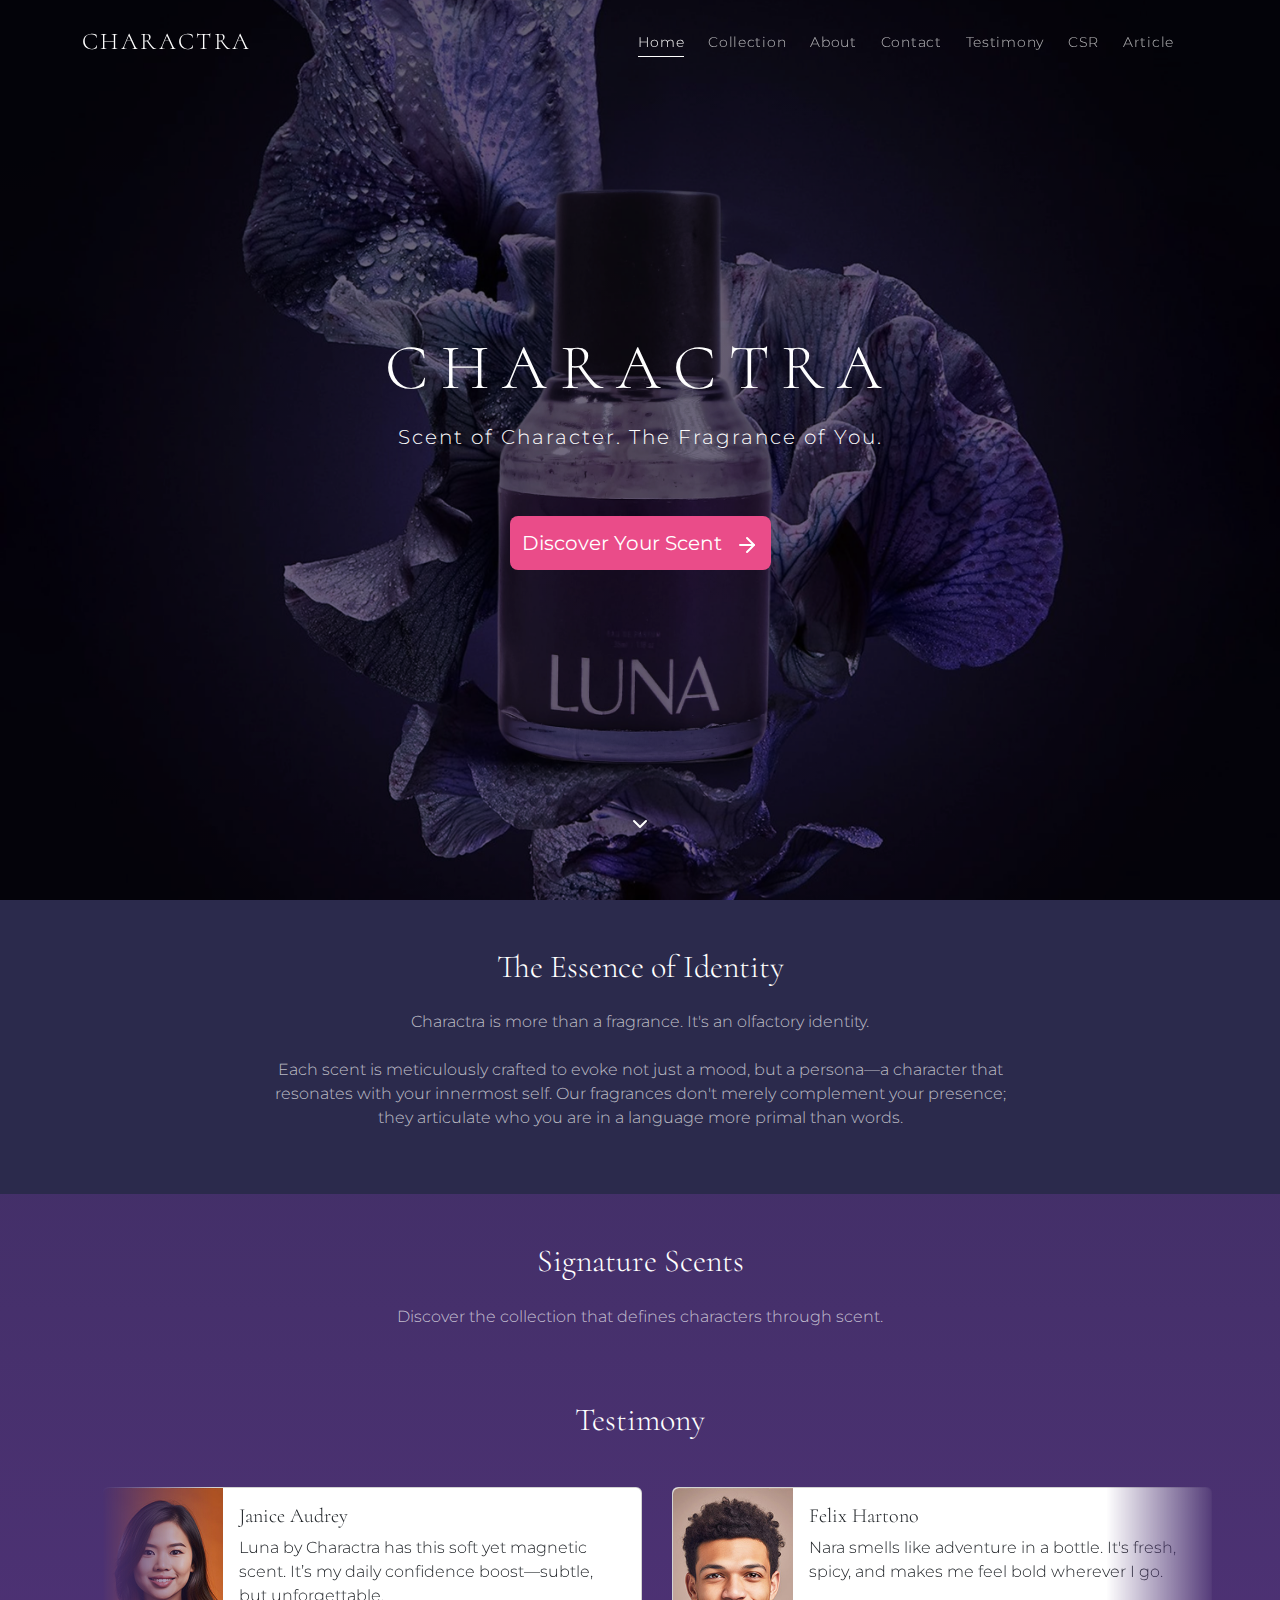
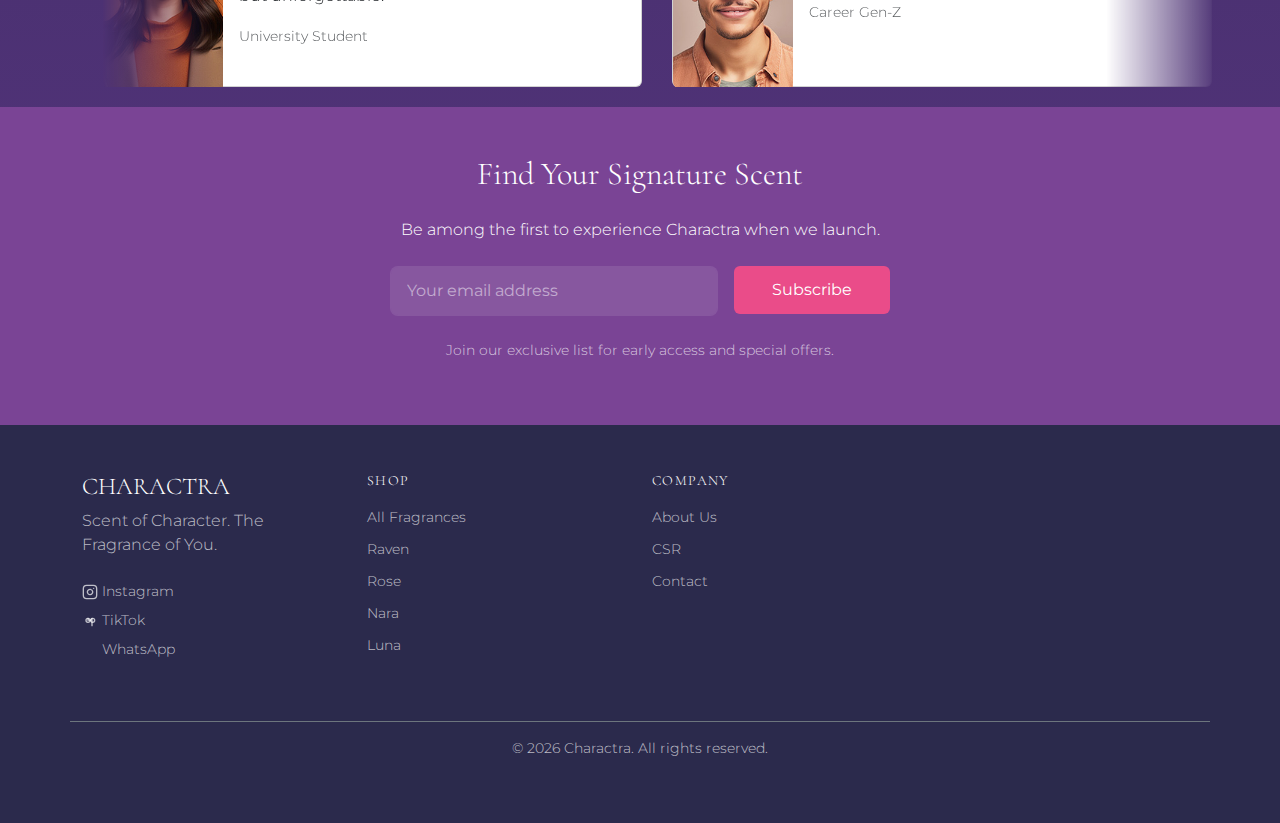
<file: index.html>
<!DOCTYPE html>
<html lang="en">
<head>
  <meta charset="UTF-8">
  <meta name="viewport" content="width=device-width, initial-scale=1.0">
  <title>Charactra | Scent of Character</title>
    <link rel="icon" href="/assets/images/Hitam@4x.png" />
  <!-- Bootstrap CSS -->
  <link href="https://cdn.jsdelivr.net/npm/bootstrap@5.3.2/dist/css/bootstrap.min.css" rel="stylesheet">
  <!-- Google Fonts -->
  <link rel="preconnect" href="https://fonts.googleapis.com">
  <link rel="preconnect" href="https://fonts.gstatic.com" crossorigin>
  <link href="https://fonts.googleapis.com/css2?family=Cormorant:wght@300;400;500&family=Montserrat:wght@300;400;500&display=swap" rel="stylesheet">
  <!-- Custom CSS -->
  <link rel="stylesheet" href="styles/styles.css">
</head>
<body>
  <header class="site-header" id="site-header">
    <div class="container">
      <div class="d-flex justify-content-between align-items-center">
        <a href="index.html" class="logo">CHARACTRA</a>
        
        <nav class="d-none d-md-block">
          <ul class="list-unstyled d-flex mb-0">
            <li class="me-4"><a href="index.html" class="nav-link active">Home</a></li>
            <li class="me-4"><a href="collection.html" class="nav-link">Collection</a></li>
            <li class="me-4"><a href="aboutus.html" class="nav-link">About</a></li>
            <li class="me-4"><a href="contact.html" class="nav-link">Contact</a></li>
            <li class="me-4"><a href="testimony.html" class="nav-link">Testimony</a></li>
            <li class="me-4"><a href="csr.html" class="nav-link">CSR</a></li>
            <li class="me-4"><a href="article.html" class="nav-link">Article</a></li>
          </ul>
        </nav>
        
        <div class="mobile-menu-toggle d-md-none" id="mobile-menu-toggle">
          <span></span>
          <span></span>
          <span></span>
        </div>
      </div>
    </div>
  </header>

  <div class="mobile-menu" id="mobile-menu">
    <nav class="text-center">
      <ul class="list-unstyled">
            <li><a href="index.html" class="nav-link">Home</a></li>
            <li><a href="collection.html" class="nav-link">Collection</a></li>
            <li><a href="aboutus.html" class="nav-link">About</a></li>
            <li><a href="contact.html" class="nav-link">Contact</a></li>
            <li><a href="testimony.html" class="nav-link">Testimony</a></li>
            <li><a href="csr.html" class="nav-link">CSR</a></li>
            <li><a href="article.html" class="nav-link">Article</a></li>
      </ul>
    </nav>
  </div>

  <main>
    <!-- Hero Section -->
    <section class="hero">
      <div class="hero-image">
        <img src="assets/images/luna.jpg" alt="Charactra perfume">
        <div class="overlay"></div>
      </div>
      <div class="hero-content">
        <h1 class="animate-fade-in">CHARACTRA</h1>
        <p class="animate-fade-in delay-1">Scent of Character. The Fragrance of You.</p>
        <div class="animate-fade-in delay-2">
          <a href="collection.html" class="btn btn-primary-custom btn-lg">
            Discover Your Scent
            <svg xmlns="http://www.w3.org/2000/svg" width="24" height="24" viewBox="0 0 24 24" fill="none" stroke="currentColor" stroke-width="2" stroke-linecap="round" stroke-linejoin="round" class="ms-2"><path d="M5 12h14"></path><path d="m12 5 7 7-7 7"></path></svg>
          </a>
        </div>
        <div class="scroll-indicator animate-fade-in delay-3">
          <svg xmlns="http://www.w3.org/2000/svg" width="24" height="24" viewBox="0 0 24 24" fill="none" stroke="currentColor" stroke-width="2" stroke-linecap="round" stroke-linejoin="round"><path d="m6 9 6 6 6-6"></path></svg>
        </div>
      </div>
    </section>

    <!-- About Section -->
    <section class="py-5 bg-dark-custom">
      <div class="container">
        <div class="row justify-content-center">
          <div class="col-md-8 text-center">
            <h2 class="mb-4" data-animate>The Essence of Identity</h2>
            <p class="text-muted-custom mb-4" data-animate>Charactra is more than a fragrance. It's an olfactory identity.</p>
            <p class="text-muted-custom" data-animate>Each scent is meticulously crafted to evoke not just a mood, but a persona—a character that resonates with your innermost self. Our fragrances don't merely complement your presence; they articulate who you are in a language more primal than words.</p>
          </div>
        </div>
      </div>
    </section>

    <!-- Product Highlights -->
    <section class="py-5">
      <div class="container">
        <h2 class="text-center mb-4" data-animate>Signature Scents</h2>
        <p class="text-center text-muted-custom mb-5 mx-auto" style="max-width: 800px;" data-animate>Discover the collection that defines characters through scent.</p>
        
        <div class="row g-4 perfumes-main-container" id="perfumes-container">
        </div>
      </div>
    </section>

    <!-- Testimony -->
    <section>
      <div class="container">
        <h2 class="text-center mb-5" data-animate>Testimony</h2>

        <div class="testimony-slider d-flex flex-row" style="--width:540px; --height: 200px; --quantity:6;">
          <div class="list">
            <div class="card" >
              <div class="row g-0">
                <div class="fixed-img">
                  <img src="/assets/images/testi1.jpg" class="img-fluid rounded-start" alt="Amadeus Alfons Wijaya">
                </div>
                <div class="fixed-text">
                  <div class="card-body">
                    <h5 class="card-title">Janice Audrey</h5>
                    <p class="card-text">Luna by Charactra has this soft yet magnetic scent. It’s my daily confidence boost—subtle, but unforgettable.</p>
                    <p class="card-text"><small class="text-body-secondary">University Student</small></p>
                  </div>
                </div>
              </div>
            </div>
          
            <div class="card">
              <div class="row g-0" >
                <div class="fixed-img">
                  <img src="/assets/images/testi2.jpg" class="img-fluid rounded-start" alt="Selina Hartono">
                </div>
                <div class="fixed-text">
                  <div class="card-body">
                    <h5 class="card-title">Felix Hartono</h5>
                    <p class="card-text">Nara smells like adventure in a bottle. It's fresh, spicy, and makes me feel bold wherever I go.</p>
                    <p class="card-text"><small class="text-body-secondary">Career Gen-Z</small></p>
                  </div>
                </div>
              </div>
            </div>
          
            <div class="card">
              <div class="row g-0" >
                <div class="fixed-img">
                  <img src="/assets/images/testi3.jpg" class="img-fluid rounded-start" alt="Jonathan Pranata">
                </div>
                <div class="fixed-text">
                  <div class="card-body">
                    <h5 class="card-title">Bella Keira</h5>
                    <p class="card-text">Raven has this mysterious depth to it. Dark, woody, and sophisticated—perfect for nights out or important meetings.</p>
                    <p class="card-text"><small class="text-body-secondary">University Student</small></p>
                  </div>
                </div>
              </div>
            </div>
          
            <div class="card">
              <div class="row g-0" >
                <div class="fixed-img">
                  <img src="/assets/images/testi4.jpg" class="img-fluid rounded-start" alt="Carissa Yuwono">
                </div>
                <div class="fixed-text">
                  <div class="card-body">
                    <h5 class="card-title">Jacob Adrian</h5>
                    <p class="card-text">Rose is everything I want in a perfume—romantic, floral, and timeless. It lingers beautifully all day.</p>
                    <p class="card-text"><small class="text-body-secondary">Millennial Professional</small></p>
                  </div>
                </div>
              </div>
            </div>
          
            <div class="card">
              <div class="row g-0" >
                <div class="fixed-img">
                  <img src="/assets/images/testi5.jpg" class="img-fluid rounded-start" alt="Felix Adrian">
                </div>
                <div class="fixed-text">
                  <div class="card-body">
                    <h5 class="card-title">Carissa Arista</h5>
                    <p class="card-text">Nara gives me this energetic, clean vibe. It’s the only scent I wear to work—everyone asks what it is.</p>
                    <p class="card-text"><small class="text-body-secondary">Active High Schooler</small></p>
                  </div>
                </div>
              </div>
            </div>
          
            <div class="card">
              <div class="row g-0">
                <div class="fixed-img">
                  <img src="/assets/images/testi6.jpg" class="img-fluid rounded-start" alt="Livia Tan">
                </div>
                <div class="fixed-text">
                  <div class="card-body">
                    <h5 class="card-title">Livia Tan</h5>
                    <p class="card-text">There’s something hypnotic about Raven. It's edgy, elegant, and makes me feel powerful every time I wear it.</p>
                    <p class="card-text"><small class="text-body-secondary">Gen Alpha Athlete</small></p>
                  </div>
                </div>
              </div>
            </div>
          </div>
         
        </div>
      </div>
    </section>



    <!-- Call to Action -->
    <section class="py-5 bg-dark-accent">
      <div class="container">
        <div class="row justify-content-center">
          <div class="col-md-8 text-center">
            <h2 class="mb-4" data-animate>Find Your Signature Scent</h2>
            <p class="mb-4" data-animate>Be among the first to experience Charactra when we launch.</p>
            
            <form class="mb-4 mx-auto" style="max-width: 500px;" data-animate id="waitlist-form" action="https://formspree.io/f/mldbvprb" method="POST">
              <div class="row g-3">
                <div class="col-sm-8">
                  <input type="email" class="form-control form-control-custom" placeholder="Your email address" required>
                </div>
                <div class="col-sm-4">
                  <button type="submit" class="btn btn-primary-custom w-100">Subscribe</button>
                </div>
              </div>
            </form>
            
            <p class="small text-muted-custom" data-animate>Join our exclusive list for early access and special offers.</p>
          </div>
        </div>
      </div>
    </section>
  </main>

  <footer class="py-5 bg-dark-custom">
    <div class="container">
      <div class="row g-4">
        <div class="col-md-6 col-lg-3">
          <h3 class="footer-title">CHARACTRA</h3>
          <p class="text-muted-custom mb-4">Scent of Character. The Fragrance of You.</p>
          <div class="d-flex flex-column gap-2">
            <a href="https://www.instagram.com/charactraofficial/" target="_blank" rel="noopener noreferrer" class="social-link">
              <svg xmlns="http://www.w3.org/2000/svg" width="16" height="16" viewBox="0 0 24 24" fill="none" stroke="currentColor" stroke-width="2" stroke-linecap="round" stroke-linejoin="round"><rect width="20" height="20" x="2" y="2" rx="5" ry="5"></rect><path d="M16 11.37A4 4 0 1 1 12.63 8 4 4 0 0 1 16 11.37z"></path><line x1="17.5" x2="17.51" y1="6.5" y2="6.5"></line></svg>
              Instagram
            </a>
            <a href="https://www.tiktok.com/@charactra_" target="_blank" rel="noopener noreferrer" class="social-link">
              <svg xmlns="http://www.w3.org/2000/svg" width="16" height="16" viewBox="0 0 24 24" fill="none" stroke="currentColor" stroke-width="2" stroke-linecap="round" stroke-linejoin="round"><path d="M9 8a3 3 0 1 0 0 6 3 3 0 0 0 0-6Z"></path><path d="M16 8a3 3 0 1 0 0 6 3 3 0 0 0 0-6Z"></path><path d="M9 11v-3a3 3 0 0 0 6 0v11"></path></svg>
              TikTok
            </a>
            <a href="http://wa.me/6285858568689" target="_blank" rel="noopener noreferrer" class="social-link">
              <svg xmlns="http://www.w3.org/2000/svg" width="16" height="16" viewBox="0 0 24 24" fill="none" stroke="currentColor" stroke-width="2" stroke-linecap="round" stroke-linejoin="round"><path d="M21  stroke="currentColor" stroke-width="2" stroke-linecap="round" stroke-linejoin="round"><path d="M21 11.5a8.38 8.38 0 0 1-.9 3.8 8.5 8.5 0 0 1-7.6 4.7 8.38 8.38 0 0 1-3.8-.9L3 21l1.9-5.7a8.38 8.38 0 0 1-.9-3.8 8.5 8.5 0 0 1 4.7-7.6 8.38 8.38 0 0 1 3.8-.9h.5a8.48 8.48 0 0 1 8 8v.5z"></path></svg>
              WhatsApp
            </a>
          </div>
        </div>
        
        <div class="col-md-6 col-lg-3">
          <h4 class="footer-heading">Shop</h4>
          <ul class="list-unstyled">
            <li class="mb-2"><a href="collection.html" class="footer-link">All Fragrances</a></li>
            <li class="mb-2"><a href="detailperfume.html?id=4" class="footer-link">Raven</a></li>
            <li class="mb-2"><a href="detailperfume.html?id=3" class="footer-link">Rose</a></li>
            <li class="mb-2"><a href="detailperfume.html?id=2" class="footer-link">Nara</a></li>
            <li class="mb-2"><a href="detailperfume.html?id=1" class="footer-link">Luna</a></li>
          </ul>
        </div>
        
        <div class="col-md-6 col-lg-3">
          <h4 class="footer-heading">Company</h4>
          <ul class="list-unstyled">
            <li class="mb-2"><a href="aboutus.html" class="footer-link">About Us</a></li>
            <li class="mb-2"><a href="csr.html" class="footer-link">CSR</a></li>
            <li class="mb-2"><a href="contact.html" class="footer-link">Contact</a></li>
          </ul>
        </div>
        

      
      <div class="mt-5 pt-3 border-top border-secondary text-center">
        <p class="small text-muted-custom">&copy; <span id="current-year"></span> Charactra. All rights reserved.</p>
      </div>
    </div>
  </footer>

  <!-- Bootstrap JS Bundle with Popper -->
  <script src="https://cdn.jsdelivr.net/npm/bootstrap@5.3.2/dist/js/bootstrap.bundle.min.js"></script>
  <script src="/script/index.js"></script>
  
</body>
</html>
</file>
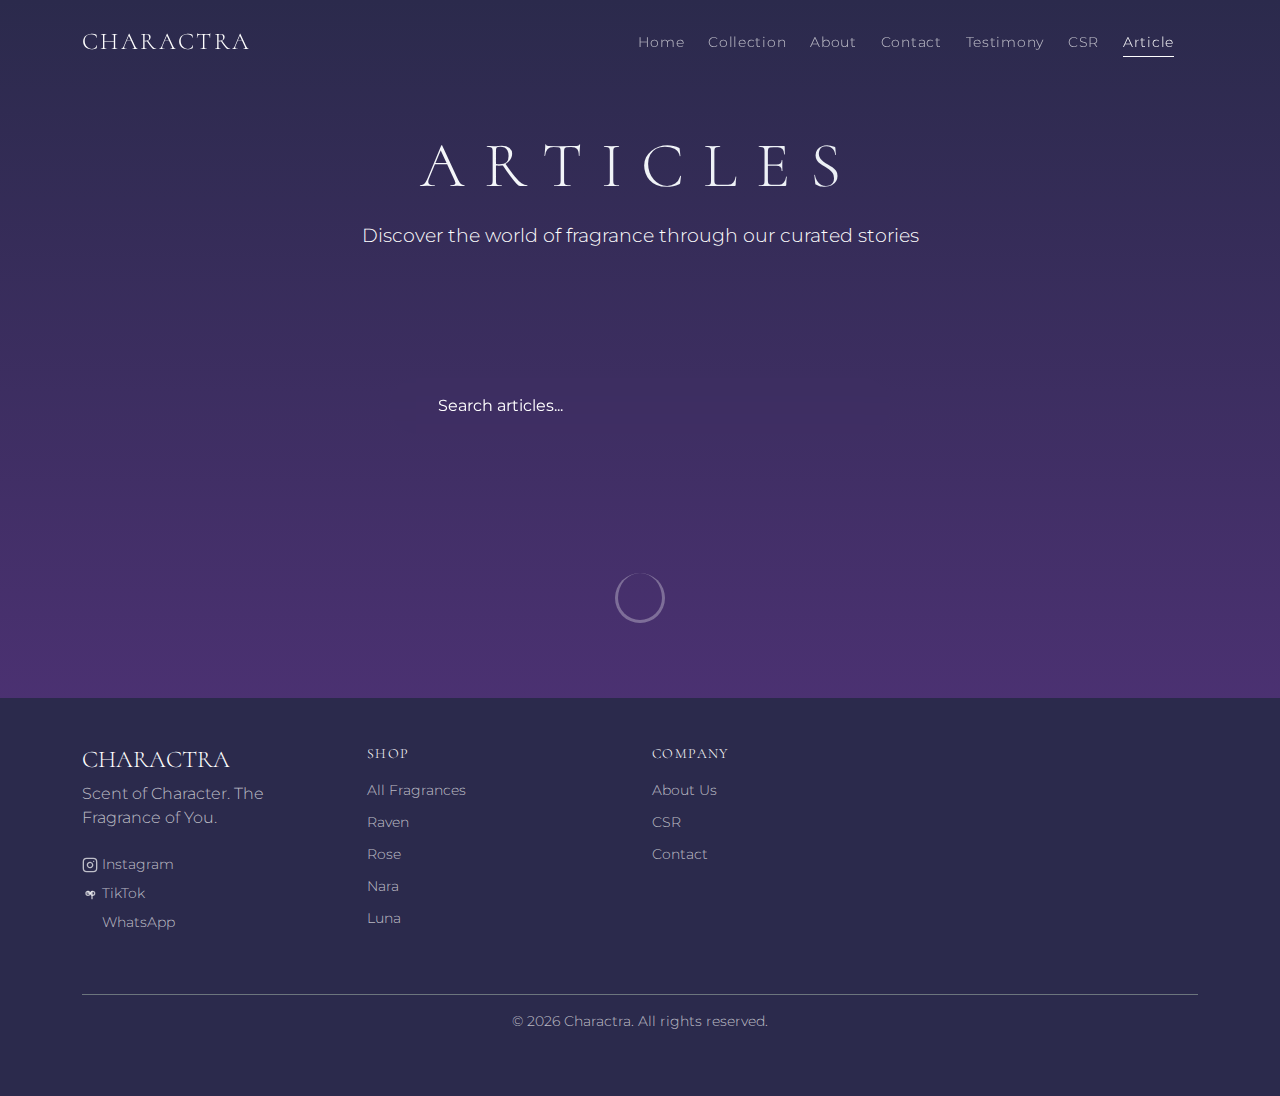
<file: article.html>
<!DOCTYPE html>
<html lang="en">
<head>
    <meta charset="UTF-8">
    <meta name="viewport" content="width=device-width, initial-scale=1.0">
    <title>Article</title>
       <link rel="icon" href="/assets/images/Hitam@4x.png" />
    <!-- Bootstrap CSS -->
    <link href="https://cdn.jsdelivr.net/npm/bootstrap@5.3.2/dist/css/bootstrap.min.css" rel="stylesheet">
    <!-- Google Fonts -->
    <link rel="preconnect" href="https://fonts.googleapis.com">
    <link rel="preconnect" href="https://fonts.gstatic.com" crossorigin>
    <link href="https://fonts.googleapis.com/css2?family=Cormorant:wght@300;400;500&family=Montserrat:wght@300;400;500&display=swap" rel="stylesheet">
    <!-- Custom CSS -->
    <link rel="stylesheet" href="styles/styles.css">
  <link rel="stylesheet" href="styles/article.css">
    

     <!-- Bootstrap JS  -->
  <script defer src="https://cdn.jsdelivr.net/npm/bootstrap@5.3.2/dist/js/bootstrap.bundle.min.js"></script>
  

    <script defer src="/script/article.js"></script>

</head>
<body>
   
      <header class="site-header" id="site-header">
        <div class="container">
          <div class="d-flex justify-content-between align-items-center">
            <a href="index.html" class="logo">CHARACTRA</a>
            
             <nav class="d-none d-md-block">
          <ul class="list-unstyled d-flex mb-0">
            <li class="me-4"><a href="index.html" class="nav-link ">Home</a></li>
            <li class="me-4"><a href="collection.html" class="nav-link ">Collection</a></li>
            <li class="me-4"><a href="aboutus.html" class="nav-link ">About</a></li>
            <li class="me-4"><a href="contact.html" class="nav-link ">Contact</a></li>
            <li class="me-4"><a href="testimony.html" class="nav-link">Testimony</a></li>
            <li class="me-4"><a href="csr.html" class="nav-link">CSR</a></li>
            <li class="me-4"><a href="article.html" class="nav-link active">Article</a></li>
          </ul>
        </nav>
            
            <div class="mobile-menu-toggle d-md-none" id="mobile-menu-toggle">
              <span></span>
              <span></span>
              <span></span>
            </div>
          </div>
        </div>
      </header>

  <div class="mobile-menu" id="mobile-menu">
    <nav class="text-center">
      <ul class="list-unstyled">
          <li><a href="index.html" class="nav-link">Home</a></li>
            <li><a href="collection.html" class="nav-link">Collection</a></li>
            <li><a href="about.html" class="nav-link">About</a></li>
             <li><a href="contact.html" class="nav-link">Contact</a></li>
            <li><a href="testimony.html" class="nav-link">Testimony</a></li>
            <li><a href="csr.html" class="nav-link">CSR</a></li>
            <li><a href="article.html" class="nav-link ">Article</a></li>
      </ul>
    </nav>
  </div>


      <!-- Hero Section -->
    <section class="hero-section">
        <div class="container">
            <h1 class="hero-title">ARTICLES</h1>
            <p class="hero-subtitle">Discover the world of fragrance through our curated stories</p>
        </div>
    </section>

    <!-- Search Section -->
    <section class="search-section">
        <div class="container">
            <div class="search-container">
                <input type="text" class="search-input" id="searchInput" placeholder="Search articles...">
                <i class="fas fa-search search-icon"></i>
            </div>
        </div>
    </section>

    <!-- Articles Section -->
    <section>
        <div class="container">
            <div id="articlesContainer">
                <div class="loading">
                    <div class="spinner"></div>
                </div>
            </div>
        </div>
    </section>

    <!-- Article Detail Modal -->
    <div class="modal" id="articleModal">
        <div class="modal-content">
            <div class="modal-header">
                <h2 class="modal-title" id="modalTitle"></h2>
                <button class="modal-close" id="modalClose">
                    <i class="fas fa-times"></i>
                </button>
            </div>
            <div class="modal-body" id="modalBody">
                <!-- Article content will be loaded here -->
            </div>
        </div>
    </div>






        <footer class="py-5 bg-dark-custom">
    <div class="container">
      <div class="row g-4">
        <div class="col-md-6 col-lg-3">
          <h3 class="footer-title">CHARACTRA</h3>
          <p class="text-muted-custom mb-4">Scent of Character. The Fragrance of You.</p>
          <div class="d-flex flex-column gap-2">
            <a href="https://www.instagram.com/charactraofficial/" target="_blank" rel="noopener noreferrer" class="social-link">
              <svg xmlns="http://www.w3.org/2000/svg" width="16" height="16" viewBox="0 0 24 24" fill="none" stroke="currentColor" stroke-width="2" stroke-linecap="round" stroke-linejoin="round"><rect width="20" height="20" x="2" y="2" rx="5" ry="5"></rect><path d="M16 11.37A4 4 0 1 1 12.63 8 4 4 0 0 1 16 11.37z"></path><line x1="17.5" x2="17.51" y1="6.5" y2="6.5"></line></svg>
              Instagram
            </a>
            <a href="https://www.tiktok.com/@charactra_" target="_blank" rel="noopener noreferrer" class="social-link">
              <svg xmlns="http://www.w3.org/2000/svg" width="16" height="16" viewBox="0 0 24 24" fill="none" stroke="currentColor" stroke-width="2" stroke-linecap="round" stroke-linejoin="round"><path d="M9 8a3 3 0 1 0 0 6 3 3 0 0 0 0-6Z"></path><path d="M16 8a3 3 0 1 0 0 6 3 3 0 0 0 0-6Z"></path><path d="M9 11v-3a3 3 0 0 0 6 0v11"></path></svg>
              TikTok
            </a>
            <a href="http://wa.me/6285858568689" target="_blank" rel="noopener noreferrer" class="social-link">
              <svg xmlns="http://www.w3.org/2000/svg" width="16" height="16" viewBox="0 0 24 24" fill="none" stroke="currentColor" stroke-width="2" stroke-linecap="round" stroke-linejoin="round"><path d="M21  stroke="currentColor" stroke-width="2" stroke-linecap="round" stroke-linejoin="round"><path d="M21 11.5a8.38 8.38 0 0 1-.9 3.8 8.5 8.5 0 0 1-7.6 4.7 8.38 8.38 0 0 1-3.8-.9L3 21l1.9-5.7a8.38 8.38 0 0 1-.9-3.8 8.5 8.5 0 0 1 4.7-7.6 8.38 8.38 0 0 1 3.8-.9h.5a8.48 8.48 0 0 1 8 8v.5z"></path></svg>
              WhatsApp
            </a>
          </div>
        </div>
        
        <div class="col-md-6 col-lg-3">
          <h4 class="footer-heading">Shop</h4>
          <ul class="list-unstyled">
            <li class="mb-2"><a href="collection.html" class="footer-link">All Fragrances</a></li>
            <li class="mb-2"><a href="detailperfume.html?id=4" class="footer-link">Raven</a></li>
            <li class="mb-2"><a href="detailperfume.html?id=3" class="footer-link">Rose</a></li>
            <li class="mb-2"><a href="detailperfume.html?id=2" class="footer-link">Nara</a></li>
            <li class="mb-2"><a href="detailperfume.html?id=1" class="footer-link">Luna</a></li>
          </ul>
        </div>
        
        <div class="col-md-6 col-lg-3">
          <h4 class="footer-heading">Company</h4>
          <ul class="list-unstyled">
            <li class="mb-2"><a href="aboutus.html" class="footer-link">About Us</a></li>
            <li class="mb-2"><a href="csr.html" class="footer-link">CSR</a></li>
            <li class="mb-2"><a href="contact.html" class="footer-link">Contact</a></li>
          </ul>
        </div>
        

      </div>
      
      <div class="mt-5 pt-3 border-top border-secondary text-center">
        <p class="small text-muted-custom">&copy; <span id="current-year"></span> Charactra. All rights reserved.</p>
      </div>
    </div>
  </footer>
</body>

<!-- Bootstrap JS Bundle with Popper -->
  <script src="https://cdn.jsdelivr.net/npm/bootstrap@5.3.2/dist/js/bootstrap.bundle.min.js"></script>
  <script src="/script/index.js"></script>
</html>
</file>
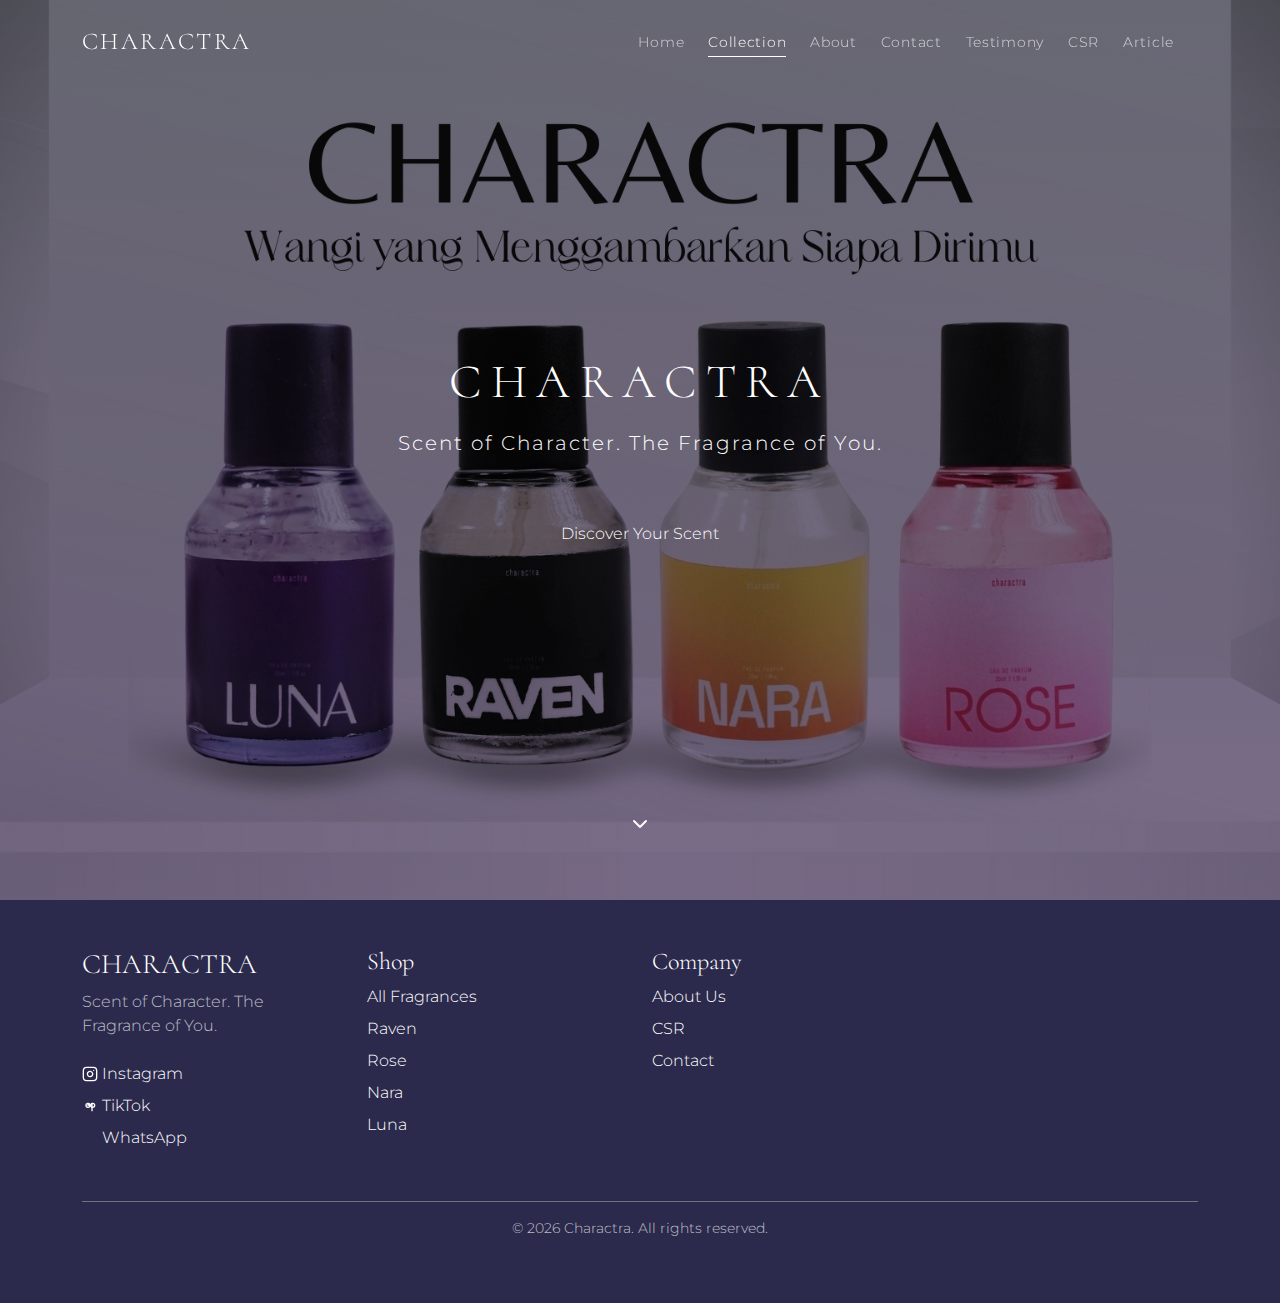
<file: collection.html>
<!DOCTYPE html>
<html lang="en">
<head>
    <meta charset="UTF-8">
    <meta name="viewport" content="width=device-width, initial-scale=1.0">
    <title>Charactra | Scent of Character</title>
     <link rel="icon" href="/assets/images/Hitam@4x.png" />
    <!-- Bootstrap CSS -->
    <link href="https://cdn.jsdelivr.net/npm/bootstrap@5.3.2/dist/css/bootstrap.min.css" rel="stylesheet">
    <!-- Google Fonts -->
    <link rel="preconnect" href="https://fonts.googleapis.com">
    <link rel="preconnect" href="https://fonts.gstatic.com" crossorigin>
    <link href="https://fonts.googleapis.com/css2?family=Cormorant:wght@300;400;500&family=Montserrat:wght@300;400;500&display=swap" rel="stylesheet">
    <!-- Custom CSS -->
    <link rel="stylesheet" href="styles/collection.css">
    

     <!-- Bootstrap JS  -->
  <script defer src="https://cdn.jsdelivr.net/npm/bootstrap@5.3.2/dist/js/bootstrap.bundle.min.js"></script>

    <script defer src="/script/collection.js"></script>
</head>
<body>
    
    <header class="site-header" id="site-header">
        <div class="container">
          <div class="d-flex justify-content-between align-items-center">
            <a href="index.html" class="logo">CHARACTRA</a>
            
             <nav class="d-none d-md-block">
          <ul class="list-unstyled d-flex mb-0">
            <li class="me-4"><a href="index.html" class="nav-link ">Home</a></li>
            <li class="me-4"><a href="collection.html" class="nav-link active">Collection</a></li>
            <li class="me-4"><a href="aboutus.html" class="nav-link ">About</a></li>
            <li class="me-4"><a href="contact.html" class="nav-link">Contact</a></li>
            <li class="me-4"><a href="testimony.html" class="nav-link">Testimony</a></li>
            <li class="me-4"><a href="csr.html" class="nav-link">CSR</a></li>
            <li class="me-4"><a href="article.html" class="nav-link">Article</a></li>
          </ul>
        </nav>
            
            <div class="mobile-menu-toggle d-md-none" id="mobile-menu-toggle">
              <span></span>
              <span></span>
              <span></span>
            </div>
          </div>
        </div>
      </header>

      <div class="mobile-menu" id="mobile-menu">
        <nav class="text-center">
          <ul class="list-unstyled">
             <li><a href="index.html" class="nav-link">Home</a></li>
            <li><a href="collection.html" class="nav-link">Collection</a></li>
            <li><a href="about.html" class="nav-link">About</a></li>
             <li><a href="contact.html" class="nav-link">Contact</a></li>
            <li><a href="testimony.html" class="nav-link">Testimony</a></li>
            <li><a href="csr.html" class="nav-link">CSR</a></li>
            <li><a href="article.html" class="nav-link">Article</a></li>
          
          </ul>
        </nav>
      </div>
      <main>
            <!-- Hero Section -->
    <section class="hero">
        <div class="hero-image">
          <img src="assets/images/collection.jpg" alt="Charactra perfume">
          <div class="overlay"></div>
        </div>
        <div class="hero-content">
          <h1 class="animate-fade-in">CHARACTRA</h1>
          <p class="animate-fade-in delay-1">Scent of Character. The Fragrance of You.</p>
          <div class="animate-fade-in delay-2">
              Discover Your Scent
          </div>
          <div class="scroll-indicator animate-fade-in delay-3">
            <svg xmlns="http://www.w3.org/2000/svg" width="24" height="24" viewBox="0 0 24 24" fill="none" stroke="currentColor" stroke-width="2" stroke-linecap="round" stroke-linejoin="round"><path d="m6 9 6 6 6-6"></path></svg>
          </div>
        </div>
      </section>


     <!-- dynamic -->
      <section class="collection">
        <div class="row g-4">
        <div class="col-md-6 col-lg-3" ></div>   
              
            </div>
        </div>
  

      </section>

      <footer class="py-5 bg-dark-custom">
    <div class="container">
      <div class="row g-4">
        <div class="col-md-6 col-lg-3">
          <h3 class="footer-title">CHARACTRA</h3>
          <p class="text-muted-custom mb-4">Scent of Character. The Fragrance of You.</p>
          <div class="d-flex flex-column gap-2">
            <a href="https://www.instagram.com/charactraofficial/" target="_blank" rel="noopener noreferrer" class="social-link">
              <svg xmlns="http://www.w3.org/2000/svg" width="16" height="16" viewBox="0 0 24 24" fill="none" stroke="currentColor" stroke-width="2" stroke-linecap="round" stroke-linejoin="round"><rect width="20" height="20" x="2" y="2" rx="5" ry="5"></rect><path d="M16 11.37A4 4 0 1 1 12.63 8 4 4 0 0 1 16 11.37z"></path><line x1="17.5" x2="17.51" y1="6.5" y2="6.5"></line></svg>
              Instagram
            </a>
            <a href="https://www.tiktok.com/@charactra_" target="_blank" rel="noopener noreferrer" class="social-link">
              <svg xmlns="http://www.w3.org/2000/svg" width="16" height="16" viewBox="0 0 24 24" fill="none" stroke="currentColor" stroke-width="2" stroke-linecap="round" stroke-linejoin="round"><path d="M9 8a3 3 0 1 0 0 6 3 3 0 0 0 0-6Z"></path><path d="M16 8a3 3 0 1 0 0 6 3 3 0 0 0 0-6Z"></path><path d="M9 11v-3a3 3 0 0 0 6 0v11"></path></svg>
              TikTok
            </a>
            <a href="http://wa.me/6285858568689" target="_blank" rel="noopener noreferrer" class="social-link">
              <svg xmlns="http://www.w3.org/2000/svg" width="16" height="16" viewBox="0 0 24 24" fill="none" stroke="currentColor" stroke-width="2" stroke-linecap="round" stroke-linejoin="round"><path d="M21  stroke="currentColor" stroke-width="2" stroke-linecap="round" stroke-linejoin="round"><path d="M21 11.5a8.38 8.38 0 0 1-.9 3.8 8.5 8.5 0 0 1-7.6 4.7 8.38 8.38 0 0 1-3.8-.9L3 21l1.9-5.7a8.38 8.38 0 0 1-.9-3.8 8.5 8.5 0 0 1 4.7-7.6 8.38 8.38 0 0 1 3.8-.9h.5a8.48 8.48 0 0 1 8 8v.5z"></path></svg>
              WhatsApp
            </a>
          </div>
        </div>
        
        <div class="col-md-6 col-lg-3">
          <h4 class="footer-heading">Shop</h4>
          <ul class="list-unstyled">
            <li class="mb-2"><a href="collection.html" class="footer-link">All Fragrances</a></li>
            <li class="mb-2"><a href="detailperfume.html?id=4" class="footer-link">Raven</a></li>
            <li class="mb-2"><a href="detailperfume.html?id=3" class="footer-link">Rose</a></li>
            <li class="mb-2"><a href="detailperfume.html?id=2" class="footer-link">Nara</a></li>
            <li class="mb-2"><a href="detailperfume.html?id=1" class="footer-link">Luna</a></li>
          </ul>
        </div>
        
        <div class="col-md-6 col-lg-3">
          <h4 class="footer-heading">Company</h4>
          <ul class="list-unstyled">
            <li class="mb-2"><a href="aboutus.html" class="footer-link">About Us</a></li>
            <li class="mb-2"><a href="csr.html" class="footer-link">CSR</a></li>
            <li class="mb-2"><a href="contact.html" class="footer-link">Contact</a></li>
          </ul>
        </div>
        

      </div>
      
      <div class="mt-5 pt-3 border-top border-secondary text-center">
        <p class="small text-muted-custom">&copy; <span id="current-year"></span> Charactra. All rights reserved.</p>
      </div>
    </div>
  </footer>

      </main>
</body>


<!-- Bootstrap JS Bundle with Popper -->
  <script src="https://cdn.jsdelivr.net/npm/bootstrap@5.3.2/dist/js/bootstrap.bundle.min.js"></script>
  <script src="/script/index.js"></script>
  
 
</html>
</file>
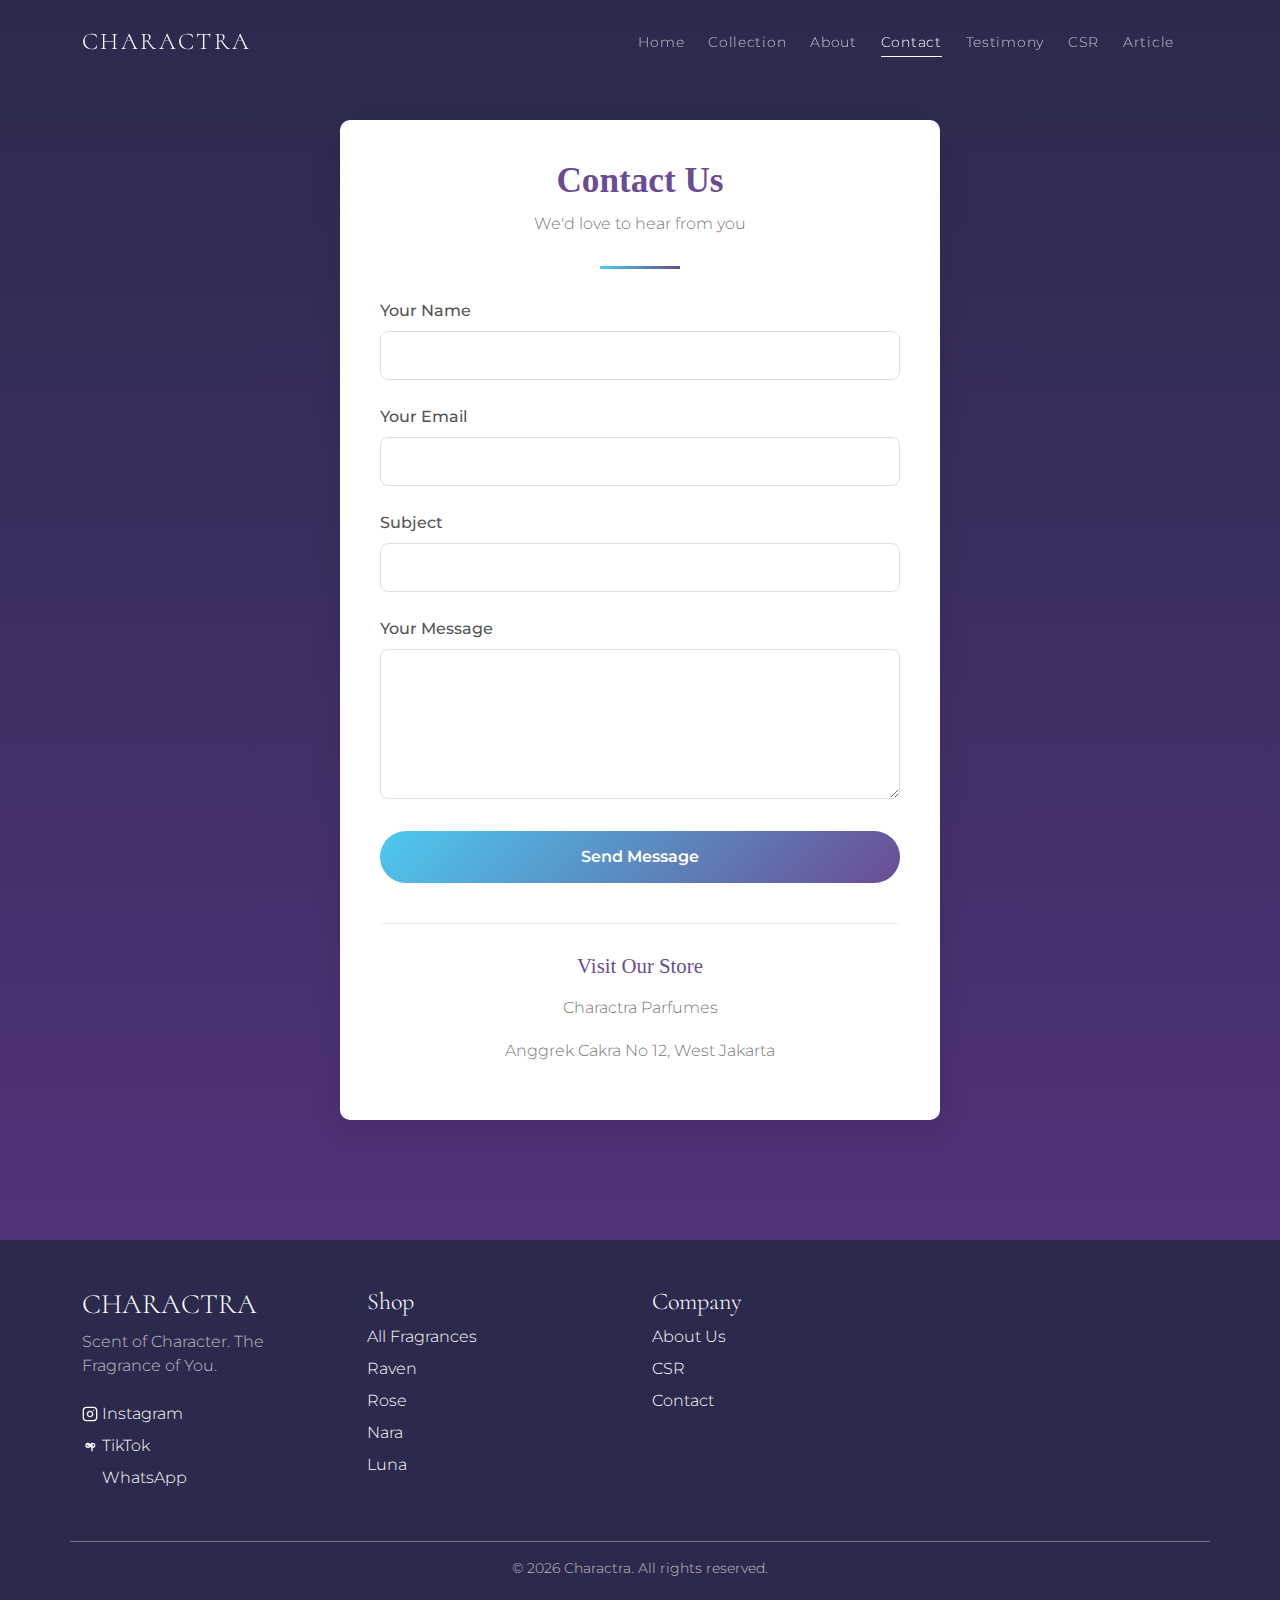
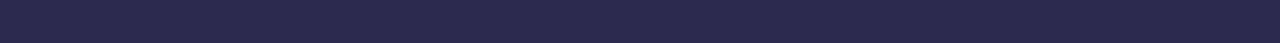
<file: contact.html>
<!DOCTYPE html>
<html lang="en">
<head>
    <meta charset="UTF-8">
    <meta name="viewport" content="width=device-width, initial-scale=1.0">
    <title>Charactra | Scent of Character</title>
     <link rel="icon" href="/assets/images/Hitam@4x.png" />
    <!-- Bootstrap CSS -->
    <link href="https://cdn.jsdelivr.net/npm/bootstrap@5.3.2/dist/css/bootstrap.min.css" rel="stylesheet">
    <!-- Google Fonts -->
    <link rel="preconnect" href="https://fonts.googleapis.com">
    <link rel="preconnect" href="https://fonts.gstatic.com" crossorigin>
    <link href="https://fonts.googleapis.com/css2?family=Cormorant:wght@300;400;500&family=Montserrat:wght@300;400;500&display=swap" rel="stylesheet">
    <!-- Custom CSS -->
    <link rel="stylesheet" href="styles/contact.css">
    

     <!-- Bootstrap JS  -->
  <script defer src="https://cdn.jsdelivr.net/npm/bootstrap@5.3.2/dist/js/bootstrap.bundle.min.js"></script>

    <script defer src="/script/contact.js"></script>
</head>
<body>
    
    <header class="site-header" id="site-header">
        <div class="container">
          <div class="d-flex justify-content-between align-items-center">
            <a href="index.html" class="logo">CHARACTRA</a>
            
             <nav class="d-none d-md-block">
          <ul class="list-unstyled d-flex mb-0">
            <li class="me-4"><a href="index.html" class="nav-link ">Home</a></li>
            <li class="me-4"><a href="collection.html" class="nav-link ">Collection</a></li>
            <li class="me-4"><a href="aboutus.html" class="nav-link ">About</a></li>
            <li class="me-4"><a href="contact.html" class="nav-link active">Contact</a></li>
            <li class="me-4"><a href="testimony.html" class="nav-link">Testimony</a></li>
            <li class="me-4"><a href="csr.html" class="nav-link">CSR</a></li>
            <li class="me-4"><a href="article.html" class="nav-link">Article</a></li>
          </ul>
        </nav>
            
            <div class="mobile-menu-toggle d-md-none" id="mobile-menu-toggle">
              <span></span>
              <span></span>
              <span></span>
            </div>
          </div>
        </div>
      </header>

      <div class="mobile-menu" id="mobile-menu">
        <nav class="text-center">
          <ul class="list-unstyled">
            <li><a href="index.html" class="nav-link">Home</a></li>
            <li><a href="collection.html" class="nav-link">Collection</a></li>
            <li><a href="about.html" class="nav-link">About</a></li>
             <li><a href="contact.html" class="nav-link">Contact</a></li>
            <li><a href="testimony.html" class="nav-link">Testimony</a></li>
            <li><a href="csr.html" class="nav-link">CSR</a></li>
            <li><a href="article.html" class="nav-link">Article</a></li>
          
          </ul>
        </nav>
      </div>


       <div class="containerform">
        <h1 class="animate-fade-in delay-2">Contact Us</h1>
        <p class="subtitle animate-fade-in delay-2">We'd love to hear from you</p>
        <div class="form-decoration"></div>
        
        <div id="success-message" class="success-message">
            Thank you for your message. We'll get back to you soon.
        </div>
        
        <form id="contact-form" action="https://formspree.io/f/mldbvprb" method="POST">
            <div class="form-group">
                <label for="name">Your Name</label>
                <input type="text" id="name" name="name" required>
            </div>
            
            <div class="form-group">
                <label for="email">Your Email</label>
                <input type="email" id="email" name="email" required>
            </div>
            
            <div class="form-group">
                <label for="subject">Subject</label>
                <input type="text" id="subject" name="subject" required>
            </div>
            
            <div class="form-group">
                <label for="message">Your Message</label>
                <textarea id="message" name="message" required></textarea>
            </div>
            
            <button type="submit">Send Message</button>
        </form>
        
        <div class="address">
            <h3>Visit Our Store</h3>
            <p>Charactra Parfumes</p>
            <p>Anggrek Cakra No 12, West Jakarta</p>
        </div>
    </div>
   
</body>
  <footer class="py-5 bg-dark-custom">
    <div class="container">
      <div class="row g-4">
        <div class="col-md-6 col-lg-3">
          <h3 class="footer-title">CHARACTRA</h3>
          <p class="text-muted-custom mb-4">Scent of Character. The Fragrance of You.</p>
          <div class="d-flex flex-column gap-2">
            <a href="https://www.instagram.com/charactraofficial/" target="_blank" rel="noopener noreferrer" class="social-link">
              <svg xmlns="http://www.w3.org/2000/svg" width="16" height="16" viewBox="0 0 24 24" fill="none" stroke="currentColor" stroke-width="2" stroke-linecap="round" stroke-linejoin="round"><rect width="20" height="20" x="2" y="2" rx="5" ry="5"></rect><path d="M16 11.37A4 4 0 1 1 12.63 8 4 4 0 0 1 16 11.37z"></path><line x1="17.5" x2="17.51" y1="6.5" y2="6.5"></line></svg>
              Instagram
            </a>
            <a href="https://www.tiktok.com/@charactra_" target="_blank" rel="noopener noreferrer" class="social-link">
              <svg xmlns="http://www.w3.org/2000/svg" width="16" height="16" viewBox="0 0 24 24" fill="none" stroke="currentColor" stroke-width="2" stroke-linecap="round" stroke-linejoin="round"><path d="M9 8a3 3 0 1 0 0 6 3 3 0 0 0 0-6Z"></path><path d="M16 8a3 3 0 1 0 0 6 3 3 0 0 0 0-6Z"></path><path d="M9 11v-3a3 3 0 0 0 6 0v11"></path></svg>
              TikTok
            </a>
            <a href="http://wa.me/6285858568689" target="_blank" rel="noopener noreferrer" class="social-link">
              <svg xmlns="http://www.w3.org/2000/svg" width="16" height="16" viewBox="0 0 24 24" fill="none" stroke="currentColor" stroke-width="2" stroke-linecap="round" stroke-linejoin="round"><path d="M21  stroke="currentColor" stroke-width="2" stroke-linecap="round" stroke-linejoin="round"><path d="M21 11.5a8.38 8.38 0 0 1-.9 3.8 8.5 8.5 0 0 1-7.6 4.7 8.38 8.38 0 0 1-3.8-.9L3 21l1.9-5.7a8.38 8.38 0 0 1-.9-3.8 8.5 8.5 0 0 1 4.7-7.6 8.38 8.38 0 0 1 3.8-.9h.5a8.48 8.48 0 0 1 8 8v.5z"></path></svg>
              WhatsApp
            </a>
          </div>
        </div>
        
        <div class="col-md-6 col-lg-3">
          <h4 class="footer-heading">Shop</h4>
          <ul class="list-unstyled">
            <li class="mb-2"><a href="collection.html" class="footer-link">All Fragrances</a></li>
            <li class="mb-2"><a href="detailperfume.html?id=4" class="footer-link">Raven</a></li>
            <li class="mb-2"><a href="detailperfume.html?id=3" class="footer-link">Rose</a></li>
            <li class="mb-2"><a href="detailperfume.html?id=2" class="footer-link">Nara</a></li>
            <li class="mb-2"><a href="detailperfume.html?id=1" class="footer-link">Luna</a></li>
          </ul>
        </div>
        
        <div class="col-md-6 col-lg-3">
          <h4 class="footer-heading">Company</h4>
          <ul class="list-unstyled">
            <li class="mb-2"><a href="aboutus.html" class="footer-link">About Us</a></li>
            <li class="mb-2"><a href="csr.html" class="footer-link">CSR</a></li>
            <li class="mb-2"><a href="contact.html" class="footer-link">Contact</a></li>
          </ul>
        </div>
        

      
      <div class="mt-5 pt-3 border-top border-secondary text-center">
        <p class="small text-muted-custom">&copy; <span id="current-year"></span> Charactra. All rights reserved.</p>
      </div>
    </div>
  </footer>

<!-- Bootstrap JS Bundle with Popper -->
  <script src="https://cdn.jsdelivr.net/npm/bootstrap@5.3.2/dist/js/bootstrap.bundle.min.js"></script>
  <script src="/script/index.js"></script>
  
 
</html>
</file>
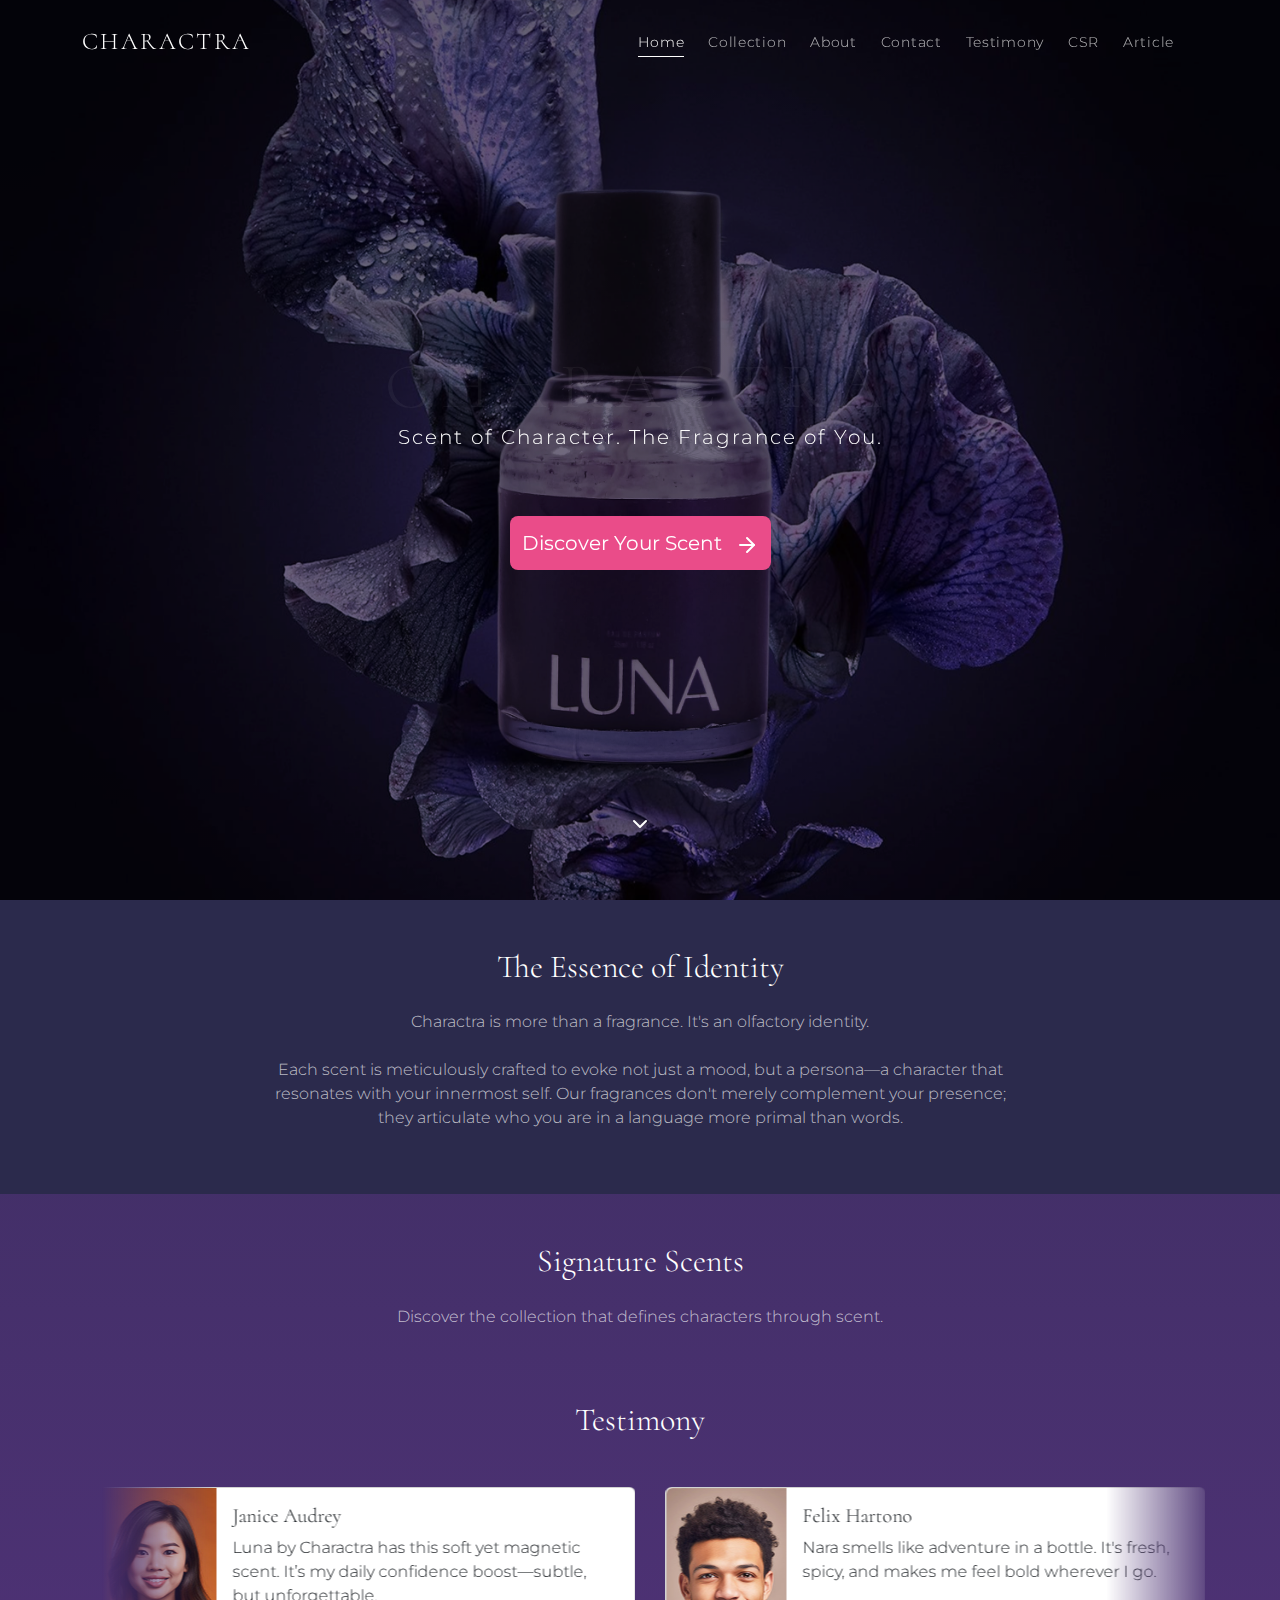
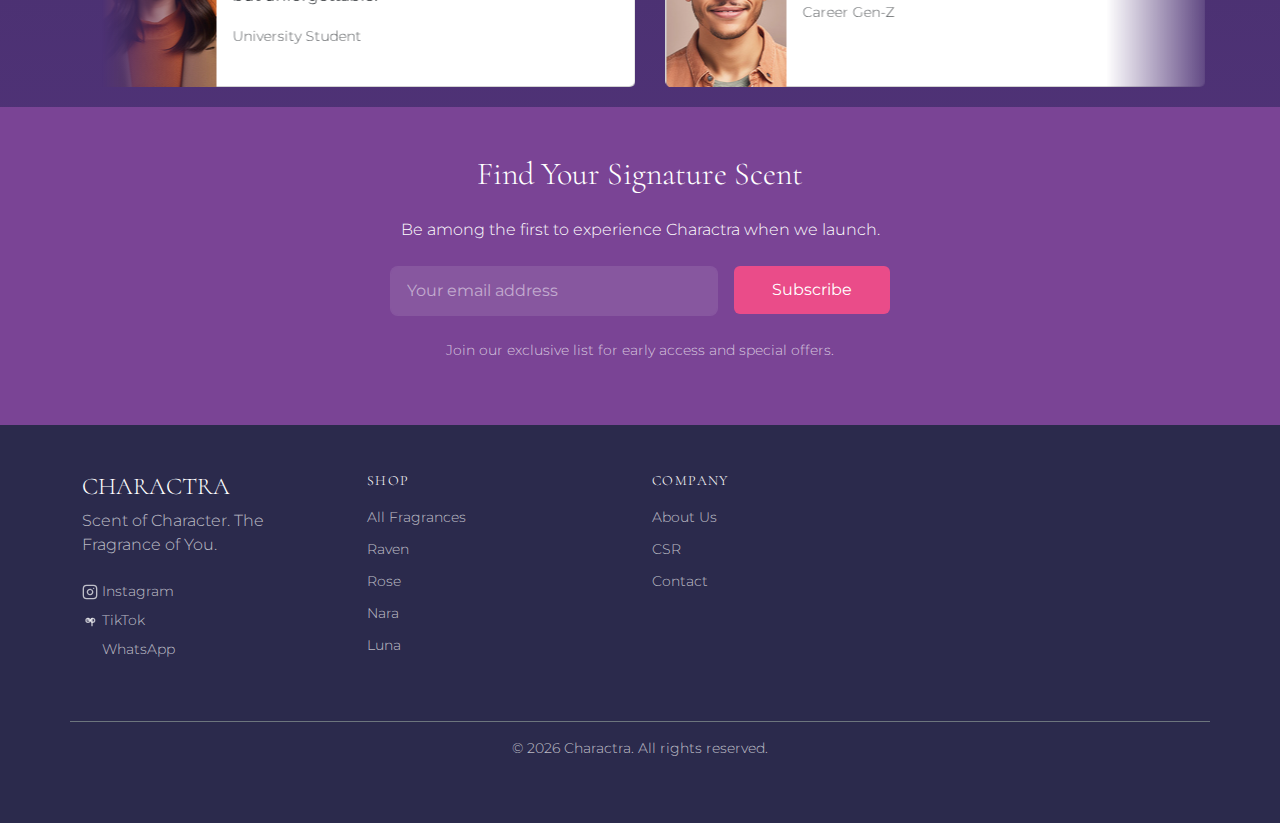
<file: detailperfume.html>
<!DOCTYPE html>
<html lang="en">
<head>
    <meta charset="UTF-8">
    <meta name="viewport" content="width=device-width, initial-scale=1.0">
    <title>Charactra | Perfumes</title>
    <link href="https://cdn.jsdelivr.net/npm/bootstrap@5.3.2/dist/css/bootstrap.min.css" rel="stylesheet">
    <link rel="preconnect" href="https://fonts.googleapis.com">
    <link rel="preconnect" href="https://fonts.gstatic.com" crossorigin>
    <link href="https://fonts.googleapis.com/css2?family=Cormorant:wght@300;400;500&family=Montserrat:wght@300;400;500&display=swap" rel="stylesheet">
    <link rel="stylesheet" href="styles/styles.css">
    <link rel="stylesheet" href="styles/detailstyles.css">
</head>
<body>
    <div class="container-fluid py-3 detail-container">
        
           <!-- Back to Home Button -->
        <div class="row mb-4">
            <div class="col-12">
                <a href="index.html#perfumes-container" class="btn back-home-button">← Back to Home</a>
            </div>
        </div>
    
        <div class="row g-4 align-items-center">
            <div class="col-lg-5">
                <img src="/assets/images/luna.jpg" class="img-fluid rounded shadow image-detail" alt="Luna perfume">
            </div>  
            <div class="col-lg-7 perfume-info">
                <h1 class="display-2 perfume-name"></h1>
                <p class="text-muted-custom fst-italic">Eau de Parfum • 100ml</p>
                <p class="text-custom mb-3 story">Luna was born under a quiet night sky, where the moon whispered dreams into the wind. It’s the scent of peaceful solitude, of someone who finds strength in silence and beauty in stillness</p>
                
                <!-- <h3 class="text-success mb-3">Rp. 150.000</h3> -->
                <!-- characteristics -->
                <div class="charactersitics mb-4">
                    <h5 class="d-inline-block me-2 mb-0">Characteristics:</h5>
                    <span class="badge bg-dark text-white me-2">Sweet</span>
                    <span class="badge bg-dark text-white me-2">Dreamy</span>
                    <span class="badge bg-dark text-white">Musky</span>
                  </div>


                <!-- story -->
                <p class="mb-3 perfume-desc">
                    Soft yet profound, like whispered secrets. A comforting embrace that speaks to the gentle strength within
                </p>
                
                <div class="notes-container">
                    <div class="row notes">
                        <div class="col-md-4"> 
                            <h4>Top Notes</h4>
                            <div class="d-flex flex-wrap gap-2 top-notes">
                                <span class="note-item">Dewberry</span>
                                <span class="note-item">Coconut</span>
                                <span class="note-item">Oranges</span>
                            </div>
                        </div>
                        <div class="col-md-4">
                            <h4>Middle Notes</h4>
                            <div class="d-flex flex-wrap gap-2 middle-notes">
                                <span class="note-item">Jasmine Sambac</span>
                                <span class="note-item">Magnolia</span>
                                <span class="note-item">Ylang-Ylang</span>
                                <span class="note-item">Lily of the Valley</span>
                            </div>
                        </div>
                        <div class="col-md-4">
                            <h4>Bottom Notes</h4>
                            <div class="d-flex flex-wrap gap-2 bottom-notes">
                                <span class="note-item">Dewberry</span>
                                <span class="note-item">Coconut</span>
                                <span class="note-item">Oranges</span>
                            </div>
                        </div>
                    </div>
                </div>
            </div>
        </div>
    </div>
    <script src="https://cdn.jsdelivr.net/npm/bootstrap@5.3.2/dist/js/bootstrap.bundle.min.js"></script>
    <script src="/script/detail.js"></script>
    
</body>
</html>
</file>
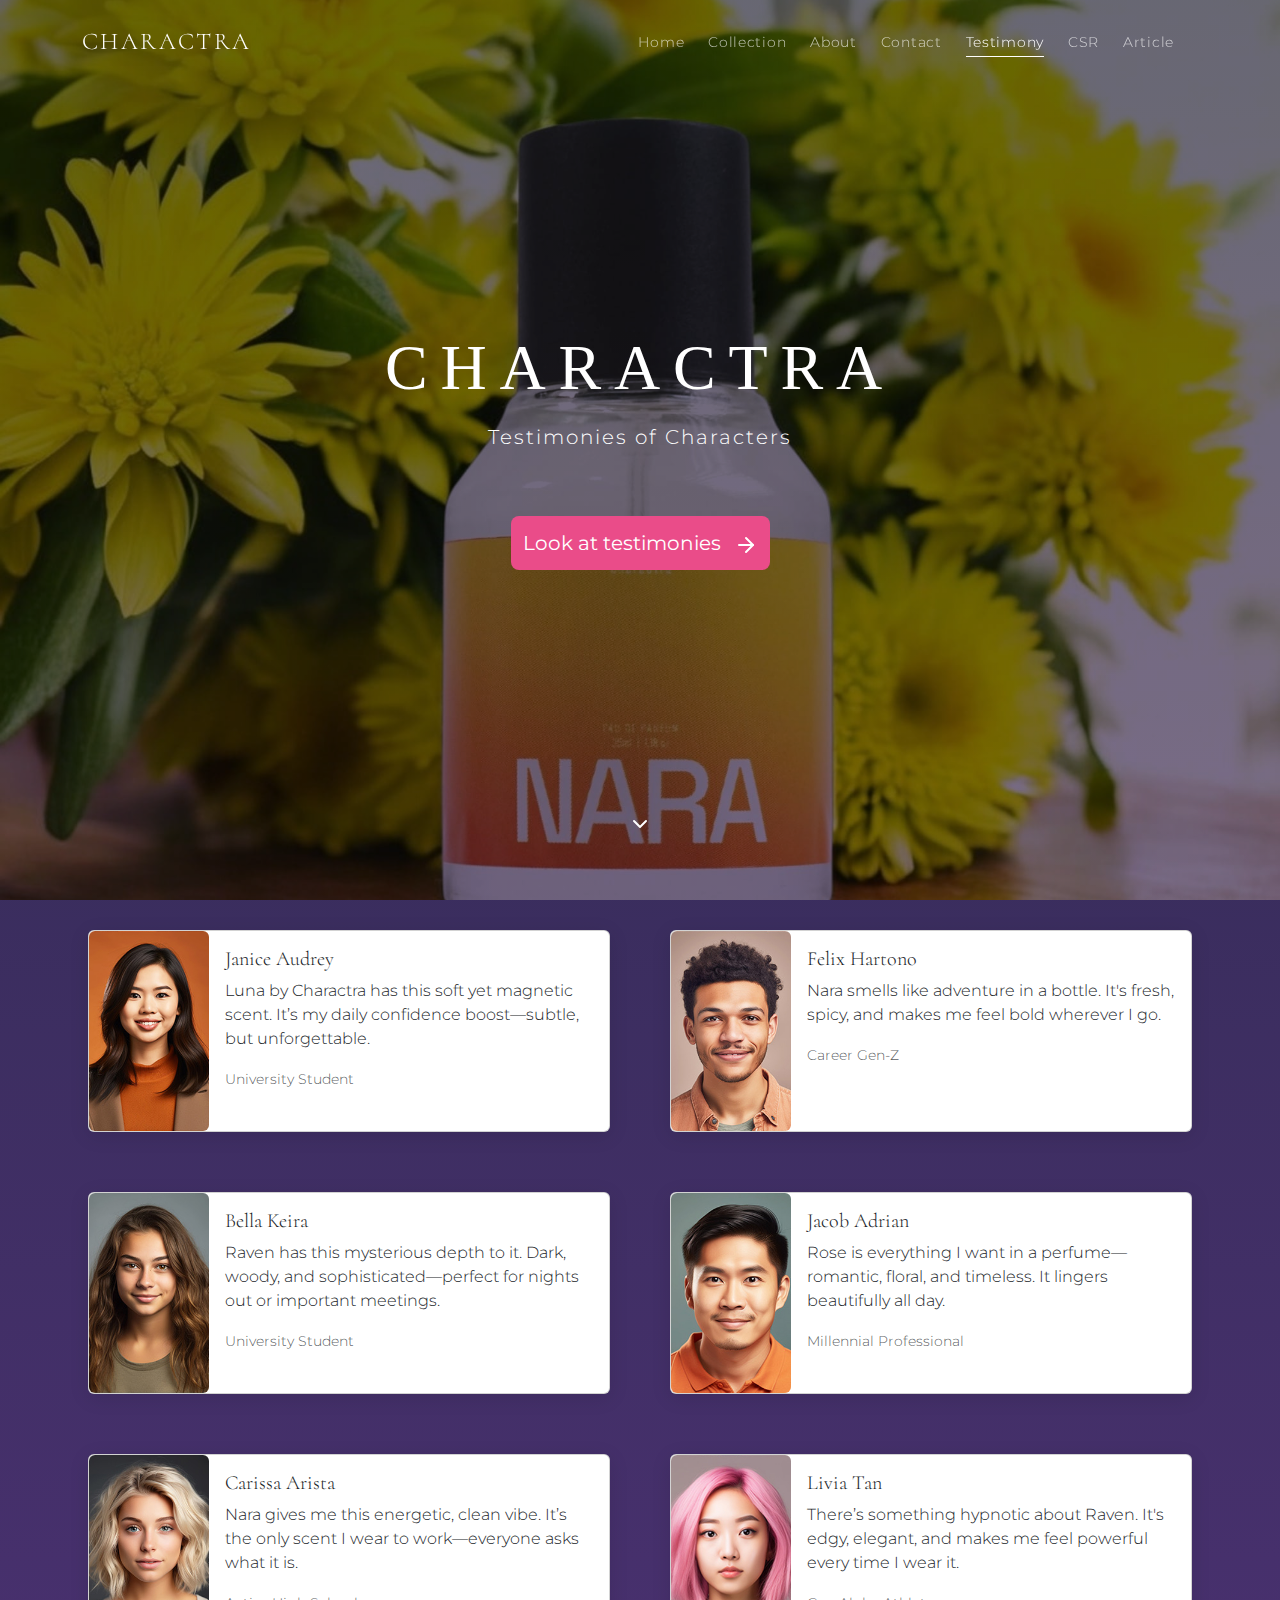
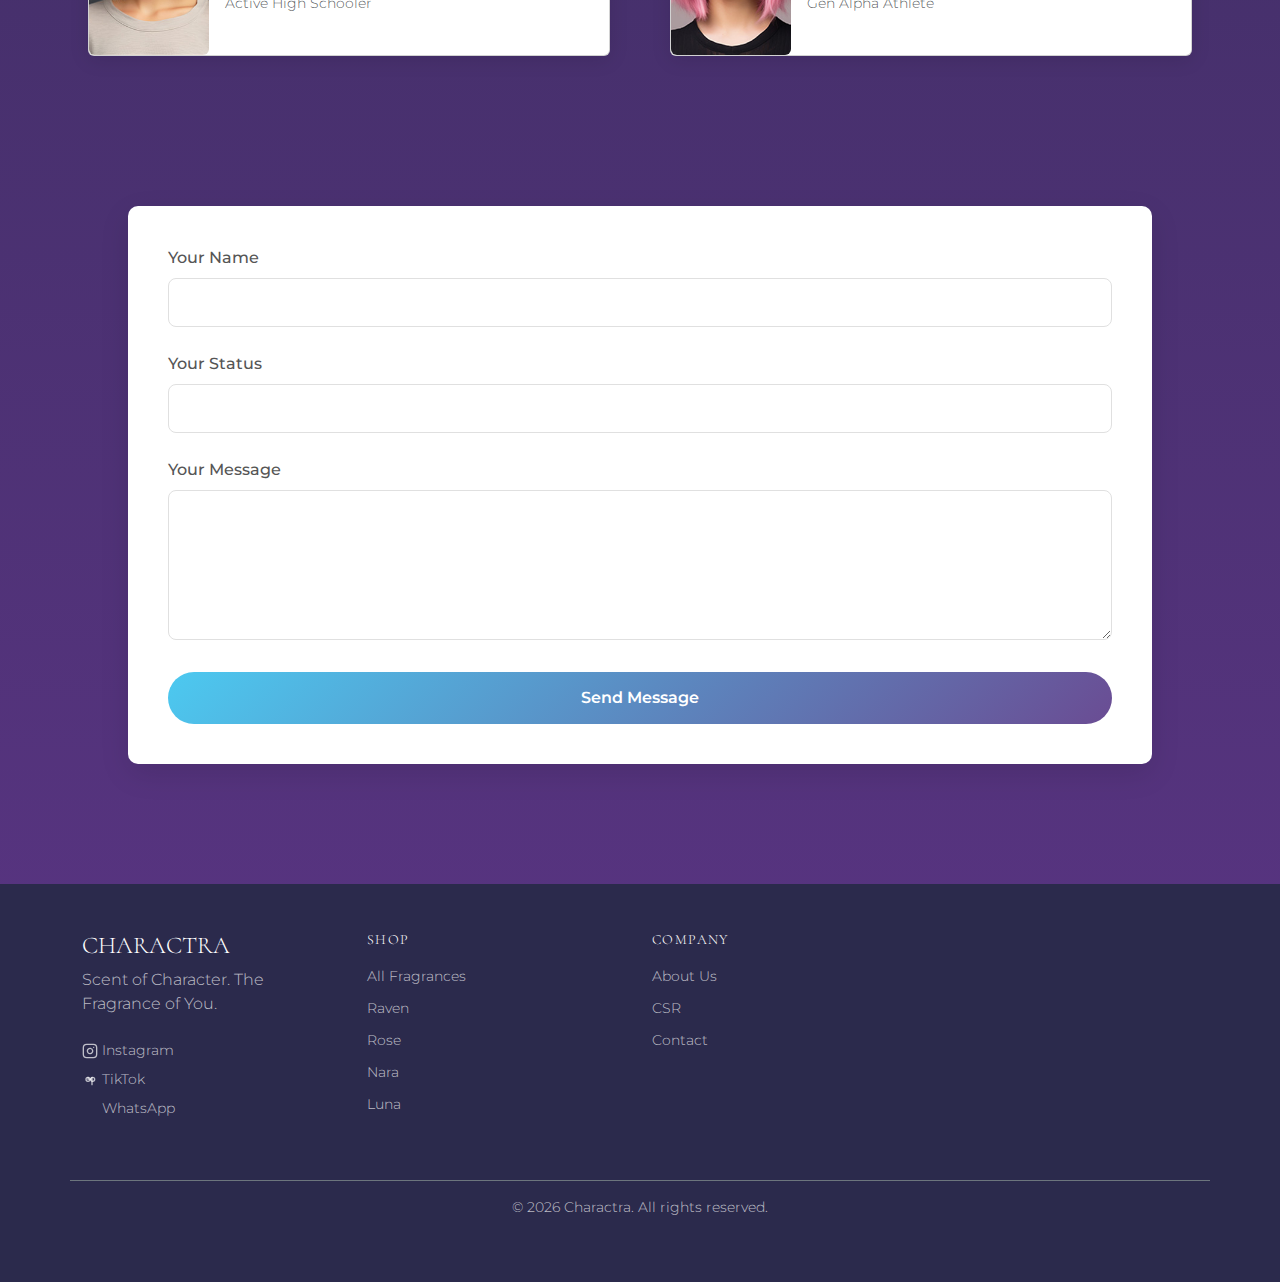
<file: testimony.html>
<!DOCTYPE html>
<html lang="en">
<head>
  <meta charset="UTF-8">
  <meta name="viewport" content="width=device-width, initial-scale=1.0">
  <title>Charactra | Scent of Character</title>
    <link rel="icon" href="/assets/images/Hitam@4x.png" />
  <!-- Bootstrap CSS -->
  <link href="https://cdn.jsdelivr.net/npm/bootstrap@5.3.2/dist/css/bootstrap.min.css" rel="stylesheet">
  <!-- Google Fonts -->
  <link rel="preconnect" href="https://fonts.googleapis.com">
  <link rel="preconnect" href="https://fonts.gstatic.com" crossorigin>
  <link href="https://fonts.googleapis.com/css2?family=Cormorant:wght@300;400;500&family=Montserrat:wght@300;400;500&display=swap" rel="stylesheet">
  <!-- Custom CSS -->
  <link rel="stylesheet" href="styles/styles.css">
  <link rel="stylesheet" href="styles/testimony.css">
</head>
<body>
  <header class="site-header" id="site-header">
    <div class="container">
      <div class="d-flex justify-content-between align-items-center">
        <a href="index.html" class="logo">CHARACTRA</a>
        
        <nav class="d-none d-md-block">
          <ul class="list-unstyled d-flex mb-0">
            <li class="me-4"><a href="index.html" class="nav-link">Home</a></li>
            <li class="me-4"><a href="collection.html" class="nav-link">Collection</a></li>
            <li class="me-4"><a href="aboutus.html" class="nav-link">About</a></li>
            <li class="me-4"><a href="contact.html" class="nav-link">Contact</a></li>
            <li class="me-4"><a href="testimony.html" class="nav-link active">Testimony</a></li>
            <li class="me-4"><a href="csr.html" class="nav-link">CSR</a></li>
            <li class="me-4"><a href="article.html" class="nav-link">Article</a></li>
          </ul>
        </nav>
        
        <div class="mobile-menu-toggle d-md-none" id="mobile-menu-toggle">
          <span></span>
          <span></span>
          <span></span>
        </div>
      </div>
    </div>
  </header>

  <div class="mobile-menu" id="mobile-menu">
    <nav class="text-center">
      <ul class="list-unstyled">
            <li><a href="index.html" class="nav-link">Home</a></li>
            <li><a href="collection.html" class="nav-link">Collection</a></li>
            <li><a href="aboutus.html" class="nav-link">About</a></li>
            <li><a href="contact.html" class="nav-link">Contact</a></li>
            <li><a href="testimony.html" class="nav-link">Testimony</a></li>
            <li><a href="csr.html" class="nav-link">CSR</a></li>
            <li><a href="article.html" class="nav-link">Article</a></li>
      </ul>
    </nav>
  </div>


<main>
    <section class="hero">
      <div class="hero-image">
        <img src="assets/images/nara.jpg" alt="Charactra perfume">
        <div class="overlay"></div>
      </div>
      <div class="hero-content">
        <h1 class="animate-fade-in" id="testimony-header">CHARACTRA</h1>
        <p class="animate-fade-in delay-1">Testimonies of Characters</p>
        <div class="animate-fade-in delay-2">
          <a href="#testimony-section" class="btn btn-primary-custom btn-lg">
            Look at testimonies
            <svg xmlns="http://www.w3.org/2000/svg" width="24" height="24" viewBox="0 0 24 24" fill="none" stroke="currentColor" stroke-width="2" stroke-linecap="round" stroke-linejoin="round" class="ms-2"><path d="M5 12h14"></path><path d="m12 5 7 7-7 7"></path></svg>
          </a>
        </div>
        <div class="scroll-indicator animate-fade-in delay-3">
          <svg xmlns="http://www.w3.org/2000/svg" width="24" height="24" viewBox="0 0 24 24" fill="none" stroke="currentColor" stroke-width="2" stroke-linecap="round" stroke-linejoin="round"><path d="m6 9 6 6 6-6"></path></svg>
        </div>
      </div>
    </section>

        <div class="testimony-list d-flex" id="testimony-section" >
            <div class="card animate-fade-in" >
              <div class="row g-0">
                <div class="fixed-img">
                  <img src="/assets/images/testi1.jpg" class="img-fluid rounded" alt="Amadeus Alfons Wijaya">
                </div>
                <div class="fixed-text">
                  <div class="card-body">
                    <h5 class="card-title">Janice Audrey</h5>
                    <p class="card-text">Luna by Charactra has this soft yet magnetic scent. It’s my daily confidence boost—subtle, but unforgettable.</p>
                    <p class="card-text"><small class="text-body-secondary">University Student</small></p>
                  </div>
                </div>
              </div>
            </div>
          
            <div class="card animate-fade-in">
              <div class="row g-0" >
                <div class="fixed-img">
                  <img src="/assets/images/testi2.jpg" class="img-fluid rounded" alt="Selina Hartono">
                </div>
                <div class="fixed-text">
                  <div class="card-body">
                    <h5 class="card-title">Felix Hartono</h5>
                    <p class="card-text">Nara smells like adventure in a bottle. It's fresh, spicy, and makes me feel bold wherever I go.</p>
                    <p class="card-text"><small class="text-body-secondary">Career Gen-Z</small></p>
                  </div>
                </div>
              </div>
            </div>
          
            <div class="card animate-fade-in">
              <div class="row g-0" >
                <div class="fixed-img">
                  <img src="/assets/images/testi3.jpg" class="img-fluid rounded" alt="Jonathan Pranata">
                </div>
                <div class="fixed-text">
                  <div class="card-body">
                    <h5 class="card-title">Bella Keira</h5>
                    <p class="card-text">Raven has this mysterious depth to it. Dark, woody, and sophisticated—perfect for nights out or important meetings.</p>
                    <p class="card-text"><small class="text-body-secondary">University Student</small></p>
                  </div>
                </div>
              </div>
            </div>
          
            <div class="card animate-fade-in">
              <div class="row g-0" >
                <div class="fixed-img">
                  <img src="/assets/images/testi4.jpg" class="img-fluid rounded" alt="Carissa Yuwono">
                </div>
                <div class="fixed-text">
                  <div class="card-body">
                    <h5 class="card-title">Jacob Adrian</h5>
                    <p class="card-text">Rose is everything I want in a perfume—romantic, floral, and timeless. It lingers beautifully all day.</p>
                    <p class="card-text"><small class="text-body-secondary">Millennial Professional</small></p>
                  </div>
                </div>
              </div>
            </div>
          
            <div class="card animate-fade-in">
              <div class="row g-0" >
                <div class="fixed-img">
                  <img src="/assets/images/testi5.jpg" class="img-fluid rounded" alt="Felix Adrian">
                </div>
                <div class="fixed-text">
                  <div class="card-body">
                    <h5 class="card-title">Carissa Arista</h5>
                    <p class="card-text">Nara gives me this energetic, clean vibe. It’s the only scent I wear to work—everyone asks what it is.</p>
                    <p class="card-text"><small class="text-body-secondary">Active High Schooler</small></p>
                  </div>
                </div>
              </div>
            </div>
          
            <div class="card animate-fade-in" >
              <div class="row g-0">
                <div class="fixed-img">
                  <img src="/assets/images/testi6.jpg" class="img-fluid rounded" alt="Livia Tan">
                </div>
                <div class="fixed-text">
                  <div class="card-body">
                    <h5 class="card-title">Livia Tan</h5>
                    <p class="card-text">There’s something hypnotic about Raven. It's edgy, elegant, and makes me feel powerful every time I wear it.</p>
                    <p class="card-text"><small class="text-body-secondary">Gen Alpha Athlete</small></p>
                  </div>
                </div>
              </div>
            </div>
        </div>

        <div class="container-testimony">
            
        <form id="testimony-form" action="https://formspree.io/f/mldbvprb" method="POST">
            <div class="form-group">
                <label for="name">Your Name</label>
                <input type="text" id="name" name="name" >
                <div class="error"></div>

            </div>
            
            <div class="form-group">
                <label for="status">Your Status</label>
                <input type="text" id="status" name="status" >
                <div class="error"></div>
            </div>
        
            <div class="form-group">
                <label for="message">Your Message</label>
                <textarea id="message" name="message" ></textarea>
                <div class="error"></div>
            </div>
            
            <button type="submit">Send Message</button>
        </form>
        </div>
</main>

  <footer class="py-5 bg-dark-custom">
    <div class="container">
      <div class="row g-4">
        <div class="col-md-6 col-lg-3">
          <h3 class="footer-title">CHARACTRA</h3>
          <p class="text-muted-custom mb-4">Scent of Character. The Fragrance of You.</p>
          <div class="d-flex flex-column gap-2">
            <a href="https://www.instagram.com/charactraofficial/" target="_blank" rel="noopener noreferrer" class="social-link">
              <svg xmlns="http://www.w3.org/2000/svg" width="16" height="16" viewBox="0 0 24 24" fill="none" stroke="currentColor" stroke-width="2" stroke-linecap="round" stroke-linejoin="round"><rect width="20" height="20" x="2" y="2" rx="5" ry="5"></rect><path d="M16 11.37A4 4 0 1 1 12.63 8 4 4 0 0 1 16 11.37z"></path><line x1="17.5" x2="17.51" y1="6.5" y2="6.5"></line></svg>
              Instagram
            </a>
            <a href="https://www.tiktok.com/@charactra_" target="_blank" rel="noopener noreferrer" class="social-link">
              <svg xmlns="http://www.w3.org/2000/svg" width="16" height="16" viewBox="0 0 24 24" fill="none" stroke="currentColor" stroke-width="2" stroke-linecap="round" stroke-linejoin="round"><path d="M9 8a3 3 0 1 0 0 6 3 3 0 0 0 0-6Z"></path><path d="M16 8a3 3 0 1 0 0 6 3 3 0 0 0 0-6Z"></path><path d="M9 11v-3a3 3 0 0 0 6 0v11"></path></svg>
              TikTok
            </a>
            <a href="http://wa.me/6285858568689" target="_blank" rel="noopener noreferrer" class="social-link">
              <svg xmlns="http://www.w3.org/2000/svg" width="16" height="16" viewBox="0 0 24 24" fill="none" stroke="currentColor" stroke-width="2" stroke-linecap="round" stroke-linejoin="round"><path d="M21  stroke="currentColor" stroke-width="2" stroke-linecap="round" stroke-linejoin="round"><path d="M21 11.5a8.38 8.38 0 0 1-.9 3.8 8.5 8.5 0 0 1-7.6 4.7 8.38 8.38 0 0 1-3.8-.9L3 21l1.9-5.7a8.38 8.38 0 0 1-.9-3.8 8.5 8.5 0 0 1 4.7-7.6 8.38 8.38 0 0 1 3.8-.9h.5a8.48 8.48 0 0 1 8 8v.5z"></path></svg>
              WhatsApp
            </a>
          </div>
        </div>
        
        <div class="col-md-6 col-lg-3">
          <h4 class="footer-heading">Shop</h4>
          <ul class="list-unstyled">
            <li class="mb-2"><a href="collection.html" class="footer-link">All Fragrances</a></li>
            <li class="mb-2"><a href="detailperfume.html?id=4" class="footer-link">Raven</a></li>
            <li class="mb-2"><a href="detailperfume.html?id=3" class="footer-link">Rose</a></li>
            <li class="mb-2"><a href="detailperfume.html?id=2" class="footer-link">Nara</a></li>
            <li class="mb-2"><a href="detailperfume.html?id=1" class="footer-link">Luna</a></li>
          </ul>
        </div>
        
        <div class="col-md-6 col-lg-3">
          <h4 class="footer-heading">Company</h4>
          <ul class="list-unstyled">
            <li class="mb-2"><a href="aboutus.html" class="footer-link">About Us</a></li>
            <li class="mb-2"><a href="csr.html" class="footer-link">CSR</a></li>
            <li class="mb-2"><a href="contact.html" class="footer-link">Contact</a></li>
          </ul>
        </div>
        

      
      <div class="mt-5 pt-3 border-top border-secondary text-center">
        <p class="small text-muted-custom">&copy; <span id="current-year"></span> Charactra. All rights reserved.</p>
      </div>
    </div>
  </footer>

  <!-- Bootstrap JS Bundle with Popper -->
  <script src="https://cdn.jsdelivr.net/npm/bootstrap@5.3.2/dist/js/bootstrap.bundle.min.js"></script>
  <script src="/script/index.js"></script>
  <script src="/script/testimony.js"></script>

  
</body>
</html>
</file>
<file: styles/styles.css>
/* Custom styles for Charactra */

/* Base Styles */
:root {
    --color-background: #2b2a4c;
    --color-background-light: #3d3b6d;
    --color-foreground: #ffffff;
    --color-foreground-muted: rgba(255, 255, 255, 0.7);
    --color-primary: #ea4c89;
    --color-primary-hover: #d81b60;
    --color-secondary: rgba(255, 255, 255, 0.1);
    --color-secondary-hover: rgba(255, 255, 255, 0.2);
    --color-border: rgba(255, 255, 255, 0.1);
    --color-overlay: rgba(43, 42, 76, 0.7);
  }
  
  body {
    font-family: "Montserrat", sans-serif;
    font-weight: 300;
    color: var(--color-foreground);
    background: linear-gradient(to bottom, var(--color-background), #5d3587);
    min-height: 100vh;
    overflow-x: hidden;
  }
  
  h1,
  h2,
  h3,
  h4,
  h5,
  h6 {
    font-family: "Cormorant", serif;
    font-weight: 300;
    line-height: 1.2;
  }
  
  a {
    color: inherit;
    text-decoration: none;
    transition: all 0.3s ease;
  }
  
  a:hover {
    color: var(--color-foreground);
  }
  
  .bg-gradient-dark {
    background: linear-gradient(to bottom, #2b2a4c, #5d3587);
  }
  
  .bg-dark-custom {
    background-color: var(--color-background);
  }
  
  .bg-dark-light {
    background-color: var(--color-background-light);
  }
  
  .bg-dark-purple {
    background-color: #5d3587;
  }
  
  .bg-dark-accent {
    background-color: #7a4495;
  }
  
  .text-muted-custom {
    color: var(--color-foreground-muted);
  }
  
  /* Header */
  .site-header {
    position: fixed;
    top: 0;
    left: 0;
    right: 0;
    z-index: 100;
    padding: 1.5rem 0;
    transition: all 0.3s ease;
  }
  
  .site-header.scrolled {
    background-color: rgba(43, 42, 76, 0.9);
    backdrop-filter: blur(10px);
    padding: 0.75rem 0;
  }
  
  .logo {
    font-family: "Cormorant", serif;
    font-size: 1.5rem;
    letter-spacing: 0.1em;
    transition: all 0.3s ease;
  }
  
  .logo:hover {
    transform: scale(1.05);
  }
  
  .nav-link {
    font-size: 0.875rem;
    letter-spacing: 0.05em;
    color: var(--color-foreground-muted);
    position: relative;
  }
  
  .nav-link:hover,
  .nav-link.active {
    color: var(--color-foreground);
  }
  
  .nav-link.active::after {
    content: "";
    position: absolute;
    bottom: -4px;
    left: 0;
    right: 0;
    height: 1px;
    background-color: var(--color-foreground);
  }
  
  .mobile-menu-toggle {
    display: flex;
    flex-direction: column;
    justify-content: space-between;
    width: 24px;
    height: 18px;
    cursor: pointer;
  }
  
  .mobile-menu-toggle span {
    display: block;
    width: 100%;
    height: 2px;
    background-color: var(--color-foreground);
    transition: all 0.3s ease;
  }
  
  .mobile-menu-toggle.active span:nth-child(1) {
    transform: translateY(8px) rotate(45deg);
  }
  
  .mobile-menu-toggle.active span:nth-child(2) {
    opacity: 0;
  }
  
  .mobile-menu-toggle.active span:nth-child(3) {
    transform: translateY(-8px) rotate(-45deg);
  }
  
  .mobile-menu {
    position: fixed;
    top: 0;
    left: 0;
    right: 0;
    bottom: 0;
    background-color: rgba(43, 42, 76, 0.95);
    backdrop-filter: blur(10px);
    z-index: 99;
    display: flex;
    align-items: center;
    justify-content: center;
    opacity: 0;
    visibility: hidden;
    transition: opacity 0.3s ease, visibility 0.3s ease;
  }
  
  .mobile-menu.active {
    opacity: 1;
    visibility: visible;
  }
  
  .mobile-menu .nav-link {
    font-size: 1.5rem;
    font-weight: 300;
    letter-spacing: 0.05em;
    margin: 1rem 0;
  }
  
  /* Hero Section */
  .hero {
    position: relative;
    height: 100vh;
    width: 100%;
    overflow: hidden;
  }
  
  .hero-image {
    position: absolute;
    inset: 0;
    z-index: -1;
  }
  
  .hero-image img {
    width: 100%;
    height: 100%;
    object-fit: cover;
    filter: brightness(0.7);
  }
  
  .hero-image .overlay {
    position: absolute;
    inset: 0;
    background: linear-gradient(to bottom, rgba(43, 42, 76, 0.5), rgba(93, 53, 135, 0.5));
    mix-blend-mode: multiply;
  }
  
  .hero-content {
    display: flex;
    flex-direction: column;
    align-items: center;
    justify-content: center;
    text-align: center;
    height: 100%;
    padding: 0 1rem;
  }
  
  .hero-content h1 {
    font-size: 3rem;
    letter-spacing: 0.2em;
    margin-bottom: 1rem;
  }
  
  .hero-content p {
    font-size: 1.25rem;
    letter-spacing: 0.1em;
    margin-bottom: 4rem;
    max-width: 600px;
  }
  
  .scroll-indicator {
    position: absolute;
    bottom: 4rem;
    animation: bounce 2s infinite;
  }
  
  @keyframes bounce {
    0%,
    20%,
    50%,
    80%,
    100% {
      transform: translateY(0);
    }
    40% {
      transform: translateY(-20px);
    }
    60% {
      transform: translateY(-10px);
    }
  }
  
  /* Buttons */
  .btn-primary-custom {
    background-color: var(--color-primary);
    color: white;
    border: none;
    transition: all 0.3s ease;
    padding: 12px;
  }
  
  .btn-primary-custom:hover {
    background-color: var(--color-primary-hover);
    box-shadow: 0 4px 12px rgba(234, 76, 137, 0.3);
    transform: translateY(-2px);
    color: white;
  }
  
  .btn-outline-custom {
    background-color: transparent;
    border: 1px solid var(--color-primary);
    color: var(--color-primary);
    transition: all 0.3s ease;
  }
  
  .btn-outline-custom:hover {
    background-color: var(--color-primary);
    color: white;
    box-shadow: 0 4px 12px rgba(234, 76, 137, 0.3);
    transform: translateY(-2px);
  }
  
  /* Product Cards */
  .product-card {
    background-color: rgba(61, 59, 109, 0.3);
    border-radius: 0.5rem;
    overflow: hidden;
    transition: all 0.3s ease;
  }
  
  .product-card:hover {
    transform: translateY(-10px);
    background-color: rgba(93, 53, 135, 0.3);
    box-shadow: 0 10px 30px rgba(93, 53, 135, 0.2);
  }
  
  .product-image {
    position: relative;
    aspect-ratio: 3 / 4;
    overflow: hidden;
  }
  
  .product-image img {
    width: 100%;
    height: 100%;
    object-fit: cover;
    transition: transform 0.7s ease;
  }
  
  .product-card:hover .product-image img {
    transform: scale(1.1);
  }
  
  .product-overlay {
    position: absolute;
    inset: 0;
    background: linear-gradient(to top, var(--color-background), transparent);
    opacity: 0.7;
  }
  
  .product-hover {
    position: absolute;
    inset: 0;
    display: flex;
    align-items: center;
    justify-content: center;
    background-color: rgba(93, 53, 135, 0.6);
    opacity: 0;
    transition: all 0.3s ease;
  }
  
  .product-hover span {
    font-family: "Cormorant", serif;
    font-size: 1.5rem;
    color: white;
  }
  
  .product-card:hover .product-hover {
    opacity: 1;
  }
  
  .product-name {
    position: absolute;
    bottom: 1rem;
    left: 1rem;
    font-size: 1.5rem;
    letter-spacing: 0.1em;
    z-index: 1;
  }
  
  .product-description {
    font-size: 0.875rem;
    color: var(--color-foreground-muted);
    margin-bottom: 1rem;
  }
  
  .note-tags {
    display: flex;
    flex-wrap: wrap;
    gap: 0.5rem;
    margin-bottom: 1rem;
  }
  
  .note-tag {
    display: inline-block;
    padding: 0.25rem 0.75rem;
    border-radius: 999px;
    border: 1px solid rgba(93, 53, 135, 0.3);
    font-size: 0.75rem;
    color: var(--color-foreground-muted);
    transition: all 0.3s ease;
  }
  
  .note-tag:hover {
    background-color: rgba(234, 76, 137, 0.2);
    transform: scale(1.05);
  }
  .product-visual img{
    
    transition: all 1s ease;
  }
  .product-visual:hover img{
    transform: translateY(-10px);
    background-color: rgba(93, 53, 135, 0.3);
    box-shadow: 0 10px 30px rgba(93, 53, 135, 0.2);
    transform: scale(1.4);
  }


  
  .fixed-img {
    flex: 0 0 120px;
    max-width: 200px;
    height: 100%;
  }
  .fixed-img img{
    height: 200px;
    object-fit: cover;
  }

  .fixed-text {
    text-wrap: wrap;
    max-width: 400px;
  }

  .testimony-slider {
    margin: 20px;
    width: 100%;
    height: var(--height);
    overflow: hidden;
    position: relative;
    mask-image: linear-gradient(to right, transparent, #000 10%, #000 90%, transparent);
  }
  
  .testimony-slider .list {
    display: flex;
    gap: 30px; /* spacing between cards */
    animation: autoRun 35s linear infinite;
    transition: all 1s ease;

  }
  
  .testimony-slider .card {
    flex: 0 0 var(--width);
    height: var(--height);
    backdrop-filter: blur(5px);
    transition: all 0.3 ease;
  }
  .card img{
    transition: all 0.3s ease;

  } 
  @keyframes autoRun {
    from {
      transform: translateX(0%);
    }
    to {
      transform: translateX(calc(-1 * (var(--width) + 30px) * var(--quantity)));
    }
  }
  .testimony-slider:hover .list{
    animation-play-state: paused!important;
  }
  /* Animations */
  @keyframes fadeIn {
    from {
      opacity: 0;
      transform: translateY(20px);
    }
    to {
      opacity: 1;
      transform: translateY(0);
    }
  }
  
  .animate-fade-in {
    opacity: 1;
    animation: fadeIn 1s forwards;
  }
  
  .delay-1 {
    animation-delay: 0.2s;
  }
  
  .delay-2 {
    animation-delay: 0.4s;
  }
  
  .delay-3 {
    animation-delay: 0.6s;
  }
  
  .delay-4 {
    animation-delay: 0.8s;
  }
  
  .delay-5 {
    animation-delay: 1s;
  }
  
  /* Contact Form */
  .form-control-custom {
    padding: 0.75rem 1rem;
    border-radius: 0.5rem;
    border: 1px solid var(--color-border);
    background-color: rgba(255, 255, 255, 0.1);
    color: var(--color-foreground);
    transition: all 0.3s ease;
  }
  
  .form-control-custom:focus {
    outline: none;
    border-color: var(--color-primary);
    box-shadow: none;
  }
  
  .form-control-custom::placeholder {
    color: rgba(255, 255, 255, 0.5);
  }
  
  /* Footer */
  .footer-title {
    font-size: 1.5rem;
    margin-bottom: 0.5rem;
  }
  
  .footer-heading {
    font-size: 0.875rem;
    text-transform: uppercase;
    letter-spacing: 0.1em;
    margin-bottom: 1rem;
  }
  
  .footer-link {
    color: var(--color-foreground-muted);
    font-size: 0.875rem;
    transition: all 0.3s ease;
    display: inline-block;
  }
  
  .footer-link:hover {
    color: var(--color-foreground);
    transform: translateX(3px);
  }
  
  .social-link {
    display: flex;
    align-items: center;
    gap: 0.25rem;
    color: var(--color-foreground-muted);
    font-size: 0.875rem;
    transition: all 0.3s ease;
  }
  
  .social-link:hover {
    color: var(--color-foreground);
    transform: translateY(-3px);
  }
  
  /* Responsive adjustments */
  @media (min-width: 768px) {
    .hero-content h1 {
      font-size: 4rem;
    }
  }
</file>
<file: styles/article.css>
/* Header */
  .site-header {
    position: fixed;
    top: 0;
    left: 0;
    right: 0;
    z-index: 100;
    padding: 1.5rem 0;
    transition: all 0.3s ease;
  }
  
  .site-header.scrolled {
    background-color: rgba(43, 42, 76, 0.9);
    backdrop-filter: blur(10px);
    padding: 0.75rem 0;
  }
  
  .logo {
    font-family: "Cormorant", serif;
    font-size: 1.5rem;
    letter-spacing: 0.1em;
    transition: all 0.3s ease;
  }
  
  .logo:hover {
    transform: scale(1.05);
  }
  
  .nav-link {
    font-size: 0.875rem;
    letter-spacing: 0.05em;
    color: var(--color-foreground-muted);
    position: relative;
  }
  
  .nav-link:hover,
  .nav-link.active {
    color: var(--color-foreground);
  }
  
  .nav-link.active::after {
    content: "";
    position: absolute;
    bottom: -4px;
    left: 0;
    right: 0;
    height: 1px;
    background-color: var(--color-foreground);
  }
  
  .mobile-menu-toggle {
    display: flex;
    flex-direction: column;
    justify-content: space-between;
    width: 24px;
    height: 18px;
    cursor: pointer;
  }
  
  .mobile-menu-toggle span {
    display: block;
    width: 100%;
    height: 2px;
    background-color: var(--color-foreground);
    transition: all 0.3s ease;
  }
  
  .mobile-menu-toggle.active span:nth-child(1) {
    transform: translateY(8px) rotate(45deg);
  }
  
  .mobile-menu-toggle.active span:nth-child(2) {
    opacity: 0;
  }
  
  .mobile-menu-toggle.active span:nth-child(3) {
    transform: translateY(-8px) rotate(-45deg);
  }
  
  .mobile-menu {
    position: fixed;
    top: 0;
    left: 0;
    right: 0;
    bottom: 0;
    background-color: rgba(43, 42, 76, 0.95);
    backdrop-filter: blur(10px);
    z-index: 99;
    display: flex;
    align-items: center;
    justify-content: center;
    opacity: 0;
    visibility: hidden;
    transition: opacity 0.3s ease, visibility 0.3s ease;
  }
  
  .mobile-menu.active {
    opacity: 1;
    visibility: visible;
  }
  
  .mobile-menu .nav-link {
    font-size: 1.5rem;
    font-weight: 300;
    letter-spacing: 0.05em;
    margin: 1rem 0;
  }




/* * Hero Section */ 
        .hero-section {
            padding: 8rem 0 4rem;
            text-align: center;
            position: relative;
        }

        .hero-title {
            font-size: 4rem;
            font-weight: 300;
            letter-spacing: 0.3em;
            margin-bottom: 1rem;
            background: linear-gradient(45deg, #ffffff, #e2e8f0);
            -webkit-background-clip: text;
            -webkit-text-fill-color: transparent;
            background-clip: text;
            animation: fadeInUp 1s ease;
        }

        .hero-subtitle {
            font-size: 1.2rem;
            color: var(--text-muted);
            margin-bottom: 2rem;
            animation: fadeInUp 1s ease 0.2s both;
        }

        /* Search Section */
        .search-section {
            margin: 2rem 0 4rem;
            animation: fadeInUp 1s ease 0.4s both;
        }

        .search-container {
            position: relative;
            max-width: 500px;
            margin: 0 auto;
        }

        .search-input {
            width: 100%;
            padding: 1rem 1rem 1rem 3rem;
            border: 2px solid var(--border-color);
            border-radius: 50px;
            background: var(--card-bg);
            color: var(--text-light);
            font-size: 1rem;
            transition: all 0.3s ease;
            backdrop-filter: blur(10px);
            outline: none;
        }

        .search-input:focus {
            border-color: var(--primary-color);
            box-shadow: 0 0 20px rgba(99, 102, 241, 0.3);
            transform: scale(1.02);
        }

        .search-input::placeholder {
            color: var(--text-muted);
        }

        .search-icon {
            position: absolute;
            left: 1rem;
            top: 50%;
            transform: translateY(-50%);
            color: var(--text-muted);
            transition: color 0.3s ease;
        }

        .search-input:focus + .search-icon {
            color: var(--primary-color);
        }

        /* Articles Grid */
        .articles-grid {
            display: grid;
            grid-template-columns: repeat(auto-fit, minmax(350px, 1fr));
            gap: 2rem;
            margin-bottom: 4rem;
        }

        .article-card {
            background: var(--card-bg);
            border-radius: 20px;
            overflow: hidden;
            transition: all 0.4s cubic-bezier(0.4, 0, 0.2, 1);
            border: 1px solid var(--border-color);
            backdrop-filter: blur(10px);
            cursor: pointer;
            height: 100%;
            opacity: 0;
            transform: translateY(30px);
            animation: slideInUp 0.6s ease forwards;
        }

        .article-card:nth-child(1) { animation-delay: 0.1s; }
        .article-card:nth-child(2) { animation-delay: 0.2s; }
        .article-card:nth-child(3) { animation-delay: 0.3s; }
        .article-card:nth-child(4) { animation-delay: 0.4s; }
        .article-card:nth-child(5) { animation-delay: 0.5s; }
        .article-card:nth-child(6) { animation-delay: 0.6s; }

        .article-card:hover {
            transform: translateY(-10px) scale(1.02);
            box-shadow: 0 20px 40px rgba(0, 0, 0, 0.3);
            border-color: var(--primary-color);
        }

        .article-image-container {
            position: relative;
            height: 200px;
            overflow: hidden;
        }

        .article-image {
            width: 100%;
            height: 100%;
            object-fit: cover;
            transition: transform 0.4s ease;
        }

        .article-card:hover .article-image {
            transform: scale(1.1);
        }

        .article-content {
            padding: 1.5rem;
        }

        .article-title {
            font-size: 1.3rem;
            font-weight: 600;
            margin-bottom: 0.8rem;
            color: var(--text-light);
            line-height: 1.4;
            transition: color 0.3s ease;
        }

        .article-card:hover .article-title {
            color: var(--primary-color);
        }

        .article-description {
            color: var(--text-muted);
            font-size: 0.95rem;
            line-height: 1.6;
            margin-bottom: 1rem;
        }

        /* Modal */
        .modal {
            display: none;
            position: fixed;
            top: 0;
            left: 0;
            width: 100%;
            height: 100%;
            background: rgba(0, 0, 0, 0.8);
            z-index: 2000;
            opacity: 0;
            transition: opacity 0.3s ease;
        }

        .modal.show {
            display: flex;
            align-items: center;
            justify-content: center;
            opacity: 1;
        }

        .modal-content {
            background: var(--card-bg);
            border: 1px solid var(--border-color);
            backdrop-filter: blur(20px);
            border-radius: 20px;
            max-width: 800px;
            max-height: 90vh;
            width: 90%;
            overflow-y: auto;
            transform: scale(0.8);
            transition: transform 0.3s ease;
        }

        .modal.show .modal-content {
            transform: scale(1);
        }

        .modal-header {
            padding: 2rem 2rem 1rem;
            border-bottom: 1px solid var(--border-color);
            display: flex;
            justify-content: space-between;
            align-items: flex-start;
        }

        .modal-title {
            font-size: 1.8rem;
            font-weight: 600;
            color: var(--text-light);
            margin: 0;
            line-height: 1.3;
        }

        .modal-close {
            background: none;
            border: none;
            color: var(--text-muted);
            font-size: 1.5rem;
            cursor: pointer;
            transition: color 0.3s ease;
            padding: 0;
            margin-left: 1rem;
        }

        .modal-close:hover {
            color: var(--text-light);
        }

        .modal-body {
            padding: 2rem;
            color: var(--text-light);
            line-height: 1.7;
        }

        .modal-body img {
            width: 100%;
            border-radius: 10px;
            margin-bottom: 1.5rem;
        }

        .modal-body h4 {
            color: var(--primary-color);
            margin: 2rem 0 1rem;
            font-size: 1.3rem;
        }

        .modal-body p {
            margin-bottom: 1.5rem;
        }

        /* Loading Animation */
        .loading {
            display: flex;
            justify-content: center;
            align-items: center;
            height: 200px;
        }

        .spinner {
            width: 50px;
            height: 50px;
            border: 3px solid rgba(255, 255, 255, 0.3);
            border-top: 3px solid var(--primary-color);
            border-radius: 50%;
            animation: spin 1s linear infinite;
        }

        /* No Results */
        .no-results {
            text-align: center;
            padding: 4rem 2rem;
            color: var(--text-muted);
            animation: fadeInUp 0.6s ease;
        }

        .no-results i {
            font-size: 4rem;
            margin-bottom: 1rem;
            opacity: 0.5;
        }

        .no-results h3 {
            font-size: 1.5rem;
            margin-bottom: 0.5rem;
        }

        /* Floating particles */
        .particles {
            position: fixed;
            top: 0;
            left: 0;
            width: 100%;
            height: 100%;
            pointer-events: none;
            z-index: -1;
        }

        .particle {
            position: absolute;
            width: 4px;
            height: 4px;
            background: rgba(255, 255, 255, 0.1);
            border-radius: 50%;
            animation: float 6s ease-in-out infinite;
        }

        /* Animations */
        @keyframes spin {
            0% { transform: rotate(0deg); }
            100% { transform: rotate(360deg); }
        }

        @keyframes float {
            0%, 100% { 
                transform: translateY(0px) rotate(0deg); 
                opacity: 0; 
            }
            50% { 
                transform: translateY(-100px) rotate(180deg); 
                opacity: 1; 
            }
        }

        @keyframes fadeInUp {
            from {
                opacity: 0;
                transform: translateY(30px);
            }
            to {
                opacity: 1;
                transform: translateY(0);
            }
        }

        @keyframes slideInUp {
            from {
                opacity: 0;
                transform: translateY(30px);
            }
            to {
                opacity: 1;
                transform: translateY(0);
            }
        }

        @keyframes slideInLeft {
            from {
                opacity: 0;
                transform: translateX(-30px);
            }
            to {
                opacity: 1;
                transform: translateX(0);
            }
        }

        /* Responsive Design */
        @media (max-width: 768px) {
            .nav-menu {
                display: none;
                position: absolute;
                top: 100%;
                left: 0;
                right: 0;
                background: rgba(30, 27, 75, 0.98);
                flex-direction: column;
                padding: 1rem;
                gap: 1rem;
                border-top: 1px solid var(--border-color);
            }

            .nav-menu.show {
                display: flex;
            }

            .mobile-menu-toggle {
                display: block;
            }

            .hero-title {
                font-size: 2.5rem;
            }

            .hero-subtitle {
                font-size: 1rem;
            }

            .articles-grid {
                grid-template-columns: 1fr;
                gap: 1.5rem;
            }

            .modal-content {
                width: 95%;
                margin: 1rem;
            }

            .modal-header,
            .modal-body {
                padding: 1.5rem;
            }

            .modal-title {
                font-size: 1.4rem;
            }
        }

        @media (max-width: 480px) {
            .container {
                padding: 0 15px;
            }

            .hero-section {
                padding: 6rem 0 3rem;
            }

            .search-input {
                padding: 0.8rem 0.8rem 0.8rem 2.5rem;
            }

            .search-icon {
                left: 0.8rem;
            }
        }
</file>
<file: styles/collection.css>
:root {
    --color-background: #2b2a4c;
    --color-background-light: #3d3b6d;
    --color-foreground: #ffffff;
    --color-foreground-muted: rgba(255, 255, 255, 0.7);
    --color-primary: #ea4c89;
    --color-primary-hover: #d81b60;
    --color-secondary: rgba(255, 255, 255, 0.1);
    --color-secondary-hover: rgba(255, 255, 255, 0.2);
    --color-border: rgba(255, 255, 255, 0.1);
    --color-overlay: rgba(43, 42, 76, 0.7);
  }
  
  body {
    font-family: "Montserrat", sans-serif;
    font-weight: 300;
    color: var(--color-foreground);
    background: linear-gradient(to bottom, var(--color-background), #5d3587);
    min-height: 100vh;
  }
  
  h1,
  h2,
  h3,
  h4,
  h5,
  h6 {
    font-family: "Cormorant", serif;
    font-weight: 300;
    line-height: 1.2;
  }
  
  a {
    color: inherit;
    text-decoration: none;
    transition: all 0.3s ease;
  }
  
  a:hover {
    color: var(--color-foreground);
  }
  
  .bg-gradient-dark {
    background: linear-gradient(to bottom, #2b2a4c, #5d3587);
  }
  
  .bg-dark-custom {
    background-color: var(--color-background);
  }
  
  .bg-dark-light {
    background-color: var(--color-background-light);
  }
  
  .bg-dark-purple {
    background-color: #5d3587;
  }
  
  .bg-dark-accent {
    background-color: #7a4495;
  }
  
  .text-muted-custom {
    color: var(--color-foreground-muted);
  }
  
  /* Header */
  .site-header {
    position: fixed;
    top: 0;
    left: 0;
    right: 0;
    z-index: 100;
    padding: 1.5rem 0;
    transition: all 0.3s ease;
  }
  
  .site-header.scrolled {
    background-color: rgba(43, 42, 76, 0.9);
    backdrop-filter: blur(10px);
    padding: 0.75rem 0;
  }
  
  .logo {
    font-family: "Cormorant", serif;
    font-size: 1.5rem;
    letter-spacing: 0.1em;
    transition: all 0.3s ease;
  }
  
  .logo:hover {
    transform: scale(1.05);
  }
  
  .nav-link {
    font-size: 0.875rem;
    letter-spacing: 0.05em;
    color: var(--color-foreground-muted);
    position: relative;
  }
  
  .nav-link:hover,
  .nav-link.active {
    color: var(--color-foreground);
  }
  
  .nav-link.active::after {
    content: "";
    position: absolute;
    bottom: -4px;
    left: 0;
    right: 0;
    height: 1px;
    background-color: var(--color-foreground);
  }
  
  .mobile-menu-toggle {
    display: flex;
    flex-direction: column;
    justify-content: space-between;
    width: 24px;
    height: 18px;
    cursor: pointer;
  }
  
  .mobile-menu-toggle span {
    display: block;
    width: 100%;
    height: 2px;
    background-color: var(--color-foreground);
    transition: all 0.3s ease;
  }
  
  .mobile-menu-toggle.active span:nth-child(1) {
    transform: translateY(8px) rotate(45deg);
  }
  
  .mobile-menu-toggle.active span:nth-child(2) {
    opacity: 0;
  }
  
  .mobile-menu-toggle.active span:nth-child(3) {
    transform: translateY(-8px) rotate(-45deg);
  }
  
  .mobile-menu {
    position: fixed;
    top: 0;
    left: 0;
    right: 0;
    bottom: 0;
    background-color: rgba(43, 42, 76, 0.95);
    backdrop-filter: blur(10px);
    z-index: 99;
    display: flex;
    align-items: center;
    justify-content: center;
    opacity: 0;
    visibility: hidden;
    transition: opacity 0.3s ease, visibility 0.3s ease;
  }
  
  .mobile-menu.active {
    opacity: 1;
    visibility: visible;
  }
  
  .mobile-menu .nav-link {
    font-size: 1.5rem;
    font-weight: 300;
    letter-spacing: 0.05em;
    margin: 1rem 0;
  }



  /* Hero Section */
  .hero {
    position: relative;
    height: 100vh;
    width: 100%;
    overflow: hidden;
  }
  
  .hero-image {
    position: absolute;
    inset: 0;
    z-index: -1;
  }
  
  .hero-image img {
    width: 100%;
    height: 100%;
    object-fit: cover;
    filter: brightness(0.7);
  }
  
  .hero-image .overlay {
    position: absolute;
    inset: 0;
    background: linear-gradient(to bottom, rgba(43, 42, 76, 0.5), rgba(93, 53, 135, 0.5));
    mix-blend-mode: multiply;
  }
  
  .hero-content {
    display: flex;
    flex-direction: column;
    align-items: center;
    justify-content: center;
    text-align: center;
    height: 100%;
    padding: 0 1rem;
  }
  
  .hero-content h1 {
    font-size: 3rem;
    letter-spacing: 0.2em;
    margin-bottom: 1rem;
  }
  
  .hero-content p {
    font-size: 1.25rem;
    letter-spacing: 0.1em;
    margin-bottom: 4rem;
    max-width: 600px;
  }
  
  .scroll-indicator {
    position: absolute;
    bottom: 4rem;
    animation: bounce 2s infinite;
  }
  
  @keyframes bounce {
    0%,
    20%,
    50%,
    80%,
    100% {
      transform: translateY(0);
    }
    40% {
      transform: translateY(-20px);
    }
    60% {
      transform: translateY(-10px);
    }
  }

  /* Product Cards */
  .product-card {
    background-color: rgba(61, 59, 109, 0.3);
    border-radius: 0.5rem;
    overflow: hidden;
    transition: all 0.3s ease;
  }
  
  .product-card:hover {
    transform: translateY(-10px);
    background-color: rgba(93, 53, 135, 0.3);
    box-shadow: 0 10px 30px rgba(93, 53, 135, 0.2);
  }
  
  .product-image {
    position: relative;
    aspect-ratio: 3 / 4;
    overflow: hidden;
  }
  
  .product-image img {
    width: 100%;
    height: 100%;
    object-fit: cover;
    transition: transform 0.7s ease;
  }
  
  .product-card:hover .product-image img {
    transform: scale(1.1);
  }
  
  .product-overlay {
    position: absolute;
    inset: 0;
    background: linear-gradient(to top, var(--color-background), transparent);
    opacity: 0.7;
  }
  
  .product-hover {
    position: absolute;
    inset: 0;
    display: flex;
    align-items: center;
    justify-content: center;
    background-color: rgba(93, 53, 135, 0.6);
    opacity: 0;
    transition: all 0.3s ease;
  }
  
  .product-hover span {
    font-family: "Cormorant", serif;
    font-size: 1.5rem;
    color: white;
  }
  
  .product-card:hover .product-hover {
    opacity: 1;
  }
  
  .product-name {
    position: absolute;
    bottom: 1rem;
    left: 1rem;
    font-size: 1.5rem;
    letter-spacing: 0.1em;
    z-index: 1;
  }
  
  .product-description {
    font-size: 0.875rem;
    color: var(--color-foreground-muted);
    margin-bottom: 1rem;
  }
  
  .note-tags {
    display: flex;
    flex-wrap: wrap;
    gap: 0.5rem;
    margin-bottom: 1rem;
  }
  
  .note-tag {
    display: inline-block;
    padding: 0.25rem 0.75rem;
    border-radius: 999px;
    border: 1px solid rgba(93, 53, 135, 0.3);
    font-size: 0.75rem;
    color: var(--color-foreground-muted);
    transition: all 0.3s ease;
  }
  
  .note-tag:hover {
    background-color: rgba(234, 76, 137, 0.2);
    transform: scale(1.05);
  }
  .product-visual img{
    
    transition: all 1s ease;
  }
  .product-visual:hover img{
    transform: translateY(-10px);
    background-color: rgba(93, 53, 135, 0.3);
    box-shadow: 0 10px 30px rgba(93, 53, 135, 0.2);
    transform: scale(1.4);
  }
  
  /* Buttons */
  .btn-primary-custom {
    background-color: var(--color-primary);
    color: white;
    border: none;
    transition: all 0.3s ease;
  }
  
  .btn-primary-custom:hover {
    background-color: var(--color-primary-hover);
    box-shadow: 0 4px 12px rgba(234, 76, 137, 0.3);
    transform: translateY(-2px);
    color: white;
  }
  
  .btn-outline-custom {
    background-color: transparent;
    border: 1px solid var(--color-primary);
    color: var(--color-primary);
    transition: all 0.3s ease;
  }
  
  .btn-outline-custom:hover {
    background-color: var(--color-primary);
    color: white;
    box-shadow: 0 4px 12px rgba(234, 76, 137, 0.3);
    transform: translateY(-2px);
  }
</file>
<file: styles/contact.css>
:root {
    --color-background: #2b2a4c;
    --color-background-light: #3d3b6d;
    --color-foreground: #ffffff;
    --color-foreground-muted: rgba(255, 255, 255, 0.7);
    --color-primary: #ea4c89;
    --color-primary-hover: #d81b60;
    --color-secondary: rgba(255, 255, 255, 0.1);
    --color-secondary-hover: rgba(255, 255, 255, 0.2);
    --color-border: rgba(255, 255, 255, 0.1);
    --color-overlay: rgba(43, 42, 76, 0.7);
  }
  
  body {
    font-family: "Montserrat", sans-serif;
    font-weight: 300;
    color: var(--color-foreground);
    background: linear-gradient(to bottom, var(--color-background), #5d3587);
    min-height: 100vh;
  }
  
  h1,
  h2,
  h3,
  h4,
  h5,
  h6 {
    font-family: "Cormorant", serif;
    font-weight: 300;
    line-height: 1.2;
  }
  
  a {
    color: inherit;
    text-decoration: none;
    transition: all 0.3s ease;
  }
  
  a:hover {
    color: var(--color-foreground);
  }
  
  .bg-gradient-dark {
    background: linear-gradient(to bottom, #2b2a4c, #5d3587);
  }
  
  .bg-dark-custom {
    background-color: var(--color-background);
  }
  
  .bg-dark-light {
    background-color: var(--color-background-light);
  }
  
  .bg-dark-purple {
    background-color: #5d3587;
  }
  
  .bg-dark-accent {
    background-color: #7a4495;
  }
  
  .text-muted-custom {
    color: var(--color-foreground-muted);
  }
  
  /* Header */
  .site-header {
    position: fixed;
    top: 0;
    left: 0;
    right: 0;
    z-index: 100;
    padding: 1.5rem 0;
    transition: all 0.3s ease;
  }
  
  .site-header.scrolled {
    background-color: rgba(43, 42, 76, 0.9);
    backdrop-filter: blur(10px);
    padding: 0.75rem 0;
  }
  
  .logo {
    font-family: "Cormorant", serif;
    font-size: 1.5rem;
    letter-spacing: 0.1em;
    transition: all 0.3s ease;
  }
  
  .logo:hover {
    transform: scale(1.05);
  }
  
  .nav-link {
    font-size: 0.875rem;
    letter-spacing: 0.05em;
    color: var(--color-foreground-muted);
    position: relative;
  }
  
  .nav-link:hover,
  .nav-link.active {
    color: var(--color-foreground);
  }
  
  .nav-link.active::after {
    content: "";
    position: absolute;
    bottom: -4px;
    left: 0;
    right: 0;
    height: 1px;
    background-color: var(--color-foreground);
  }
  
  .mobile-menu-toggle {
    display: flex;
    flex-direction: column;
    justify-content: space-between;
    width: 24px;
    height: 18px;
    cursor: pointer;
  }
  
  .mobile-menu-toggle span {
    display: block;
    width: 100%;
    height: 2px;
    background-color: var(--color-foreground);
    transition: all 0.3s ease;
  }
  
  .mobile-menu-toggle.active span:nth-child(1) {
    transform: translateY(8px) rotate(45deg);
  }
  
  .mobile-menu-toggle.active span:nth-child(2) {
    opacity: 0;
  }
  
  .mobile-menu-toggle.active span:nth-child(3) {
    transform: translateY(-8px) rotate(-45deg);
  }
  
  .mobile-menu {
    position: fixed;
    top: 0;
    left: 0;
    right: 0;
    bottom: 0;
    background-color: rgba(43, 42, 76, 0.95);
    backdrop-filter: blur(10px);
    z-index: 99;
    display: flex;
    align-items: center;
    justify-content: center;
    opacity: 0;
    visibility: hidden;
    transition: opacity 0.3s ease, visibility 0.3s ease;
  }
  
  .mobile-menu.active {
    opacity: 1;
    visibility: visible;
  }
  
  .mobile-menu .nav-link {
    font-size: 1.5rem;
    font-weight: 300;
    letter-spacing: 0.05em;
    margin: 1rem 0;
  }



  /* form section */
        .containerform {


            max-width: 600px;
            margin: 120px auto;
            background-color: #fff;
            padding: 40px;
            border-radius: 10px;
            box-shadow: 0 10px 30px rgba(0, 0, 0, 0.1);
        }
        
        h1 {
            font-family: 'Playfair Display', serif;
            color: #6a4c93;
            margin-bottom: 10px;
            text-align: center;
            font-size: 2.2rem;
            font-weight: 600;
        }
        
        .subtitle {
            text-align: center;
            color: #777;
            margin-bottom: 30px;
            font-size: 1rem;
        }
        
        .form-group {
            margin-bottom: 25px;
        }
        
        label {
            display: block;
            margin-bottom: 8px;
            font-weight: 500;
            color: #555;
        }
        
        input, textarea {
            width: 100%;
            padding: 12px 15px;
            border: 1px solid #e0e0e0;
            border-radius: 8px;
            font-family: 'Montserrat', sans-serif;
            font-size: 0.95rem;
            transition: all 0.3s ease;
        }
        
        input:focus, textarea:focus {
            outline: none;
            border-color: #6a4c93;
            box-shadow: 0 0 0 3px rgba(106, 76, 147, 0.2);
        }
        
        textarea {
            height: 150px;
            resize: vertical;
        }
        
        button {
            background: linear-gradient(135deg, #4cc9f0, #6a4c93);
            color: white;
            border: none;
            padding: 14px 25px;
            border-radius: 30px;
            font-family: 'Montserrat', sans-serif;
            font-size: 1rem;
            font-weight: 600;
            cursor: pointer;
            display: block;
            width: 100%;
            transition: all 0.3s ease;
        }
        
        button:hover {
            transform: translateY(-3px);
            box-shadow: 0 7px 15px rgba(106, 76, 147, 0.3);
        }
        
        .address {
            margin-top: 40px;
            padding-top: 30px;
            border-top: 1px solid #eee;
            text-align: center;
        }
        
        .address h3 {
            font-family: 'Playfair Display', serif;
            color: #6a4c93;
            margin-bottom: 15px;
            font-size: 1.3rem;
        }
        
        .address p {
            color: #777;
            line-height: 1.7;
        }
        
        .success-message {
            display: none;
            background-color: rgba(76, 201, 240, 0.1);
            color: #4cc9f0;
            padding: 15px;
            border-radius: 8px;
            margin-bottom: 25px;
            border: 1px solid rgba(76, 201, 240, 0.3);
            text-align: center;
        }
        
        .form-decoration {
            width: 80px;
            height: 3px;
            background: linear-gradient(to right, #4cc9f0, #6a4c93);
            margin: 0 auto 30px;
        }

/* Animations */
  @keyframes fadeIn {
    from {
      opacity: 0;
      transform: translateY(20px);
    }
    to {
      opacity: 1;
      transform: translateY(0);
    }
  }
  
  .animate-fade-in {
    opacity: 1;
    animation: fadeIn 1s forwards;
  }
  
  .delay-1 {
    animation-delay: 0.2s;
  }
  
  .delay-2 {
    animation-delay: 0.4s;
  }
  
  .delay-3 {
    animation-delay: 0.6s;
  }
  
  .delay-4 {
    animation-delay: 0.8s;
  }
  
  .delay-5 {
    animation-delay: 1s;
  }
</file>
<file: styles/detailstyles.css>
body {
    background: black;
    color: white;
    min-height: 100vh;
    display: flex;
    align-items: center;
    overflow-x: hidden;
}

.container-fluid {
    max-width: 1200px;
}

.text-muted-custom {
    color: #adb5bd;
    margin-bottom: 0.5rem;
}

.text-custom {
    margin: 0.5rem 0;
    font-size: 1rem;
    line-height: 1.5;
}

.note-item {
    background-color: #333;
    color: #ddd;
    padding: 0.5rem 0.75rem;
    border-radius: 5px;
    font-size: 0.85rem;
    display: inline-block;
    margin-bottom: 0.5rem;
}

.note-item:hover {
    background-color: #767779;
    cursor: pointer;
}

h1.title {
    font-family: 'Cormorant', serif;
    font-weight: 500;
    color: #f5f5f5;
    font-size: 2.5rem;
    margin-bottom: 0.5rem;
}

h3.text-success {
    font-size: 1.75rem;
    color: #4caf50;
    margin: 1rem 0;
}

h4 {
    font-size: 1.1rem;
    margin-bottom: 0.75rem;
    color: #f5f5f5;
}

.perfume-info {
    padding: 0 1.5rem;
}

.notes-container {
    margin-top: 1.5rem;
}

.back-home-button {
    display: inline-block;
    color: #f5f5f5;
    text-decoration: none;
    font-family: 'Montserrat', sans-serif;
    font-weight: 400;
    padding: 0.5rem 1rem;
    border: 1px solid #444;
    border-radius: 5px;
    transition: all 0.3s ease;
    margin-bottom: 1rem;
}

.back-home-button:hover {
    background-color: #222;
    color: #fff;
    border-color: #666;
    scale: 1.1;
}

/* Responsive adjustments */
@media (max-width: 800px) {
    .detail-container {

        text-align: center;

    }

    body {
        padding: 1rem 0;
        font-size: 0.9rem;

    }

    .perfume-info {
        padding: 1.5rem 0 0 0;
    }

    h1.title {
        font-size: 1.9rem;
    }

    .bottom-notes,
    .top-notes,
    .middle-notes {
        display: flex;

        justify-content: center;
    }


}
</file>
<file: styles/testimony.css>
#testimony-header{
    color: #ffffff;
}
#testimony-section{
    width: 100%;
    display: flex;
    flex-grow: 2;
    flex-wrap: wrap;
    justify-content: center;
    align-items:   center;
}
.testimony-list > .card{
    margin: 30px;
    transition: all .2s ease-in-out;
    display: flex;
    box-shadow: 0 4px 20px rgba(0, 0, 0, 0.1);
}

.testimony-list > .card:hover{
    transform: scale(1.06);
}
.testimony-list > .card-text{
    width: 100%;
}
.fixed-text {
    text-wrap: wrap;
    max-width: 400px;
}





  /* form section */
        .container-testimony {
            max-width: 80%;
            margin: 120px auto;
            background-color: #fff;
            padding: 40px;
            border-radius: 10px;
            box-shadow: 0 10px 30px rgba(0, 0, 0, 0.1);
        }
        
        h1 {
            font-family: 'Playfair Display', serif;
            color: #ffffff;
            margin-bottom: 10px;
            text-align: center;
            font-size: 2.2rem;
            
        }
        
        .subtitle {
            text-align: center;
            color: #777;
            margin-bottom: 30px;
            font-size: 1rem;
        }
        
        .form-group {
            margin-bottom: 25px;
        }
        
        label {
            display: block;
            margin-bottom: 8px;
            font-weight: 500;
            color: #555;
        }
        
        input, textarea {
            width: 100%;
            padding: 12px 15px;
            border: 1px solid #e0e0e0;
            border-radius: 8px;
            font-family: 'Montserrat', sans-serif;
            font-size: 0.95rem;
            transition: all 0.3s ease;
        }

        
        input:focus, textarea:focus {
            outline: none;
            border-color: #6a4c93;
            box-shadow: 0 0 0 3px rgba(106, 76, 147, 0.2);
        }
        .success input{
            border-color: #09c372;
        }
        .success textarea{
            border-color: #09c372;
        }
        .error input{
            border-color: #ff3860;
        }
        .error textarea{
            border-color: #ff3860;
        }
        .error {
            color: red;
            font-size: 0.9rem;
            margin-top: 5px;
        }

        
        textarea {
            height: 150px;
            resize: vertical;
        }
        
        button {
            background: linear-gradient(135deg, #4cc9f0, #6a4c93);
            color: white;
            border: none;
            padding: 14px 25px;
            border-radius: 30px;
            font-family: 'Montserrat', sans-serif;
            font-size: 1rem;
            font-weight: 600;
            cursor: pointer;
            display: block;
            width: 100%;
            transition: all 0.3s ease;
        }
        
        button:hover {
            transform: translateY(-3px);
            box-shadow: 0 7px 15px rgba(106, 76, 147, 0.3);
        }
        
        .address {
            margin-top: 40px;
            padding-top: 30px;
            border-top: 1px solid #eee;
            text-align: center;
        }
        
        .address h3 {
            font-family: 'Playfair Display', serif;
            color: #6a4c93;
            margin-bottom: 15px;
            font-size: 1.3rem;
        }
        
        .address p {
            color: #777;
            line-height: 1.7;
        }
        
        .success-message {
            display: none;
            background-color: rgba(76, 201, 240, 0.1);
            color: #4cc9f0;
            padding: 15px;
            border-radius: 8px;
            margin-bottom: 25px;
            border: 1px solid rgba(76, 201, 240, 0.3);
            text-align: center;
        }
        
        .form-decoration {
            width: 80px;
            height: 3px;
            background: linear-gradient(to right, #4cc9f0, #6a4c93);
            margin: 0 auto 30px;
        }



  
@media (max-width: 768px) {
  .fixed-img {
    min-width: 200px;
    height: 100%;
  }
  .fixed-img > .img-fluid{
    min-width: 200px;
    align-self: center;
    border-radius: 20px;
  }

  .row{
    display: flex;
    justify-content: center;
    padding: 20px;
  }
  }
</file>
